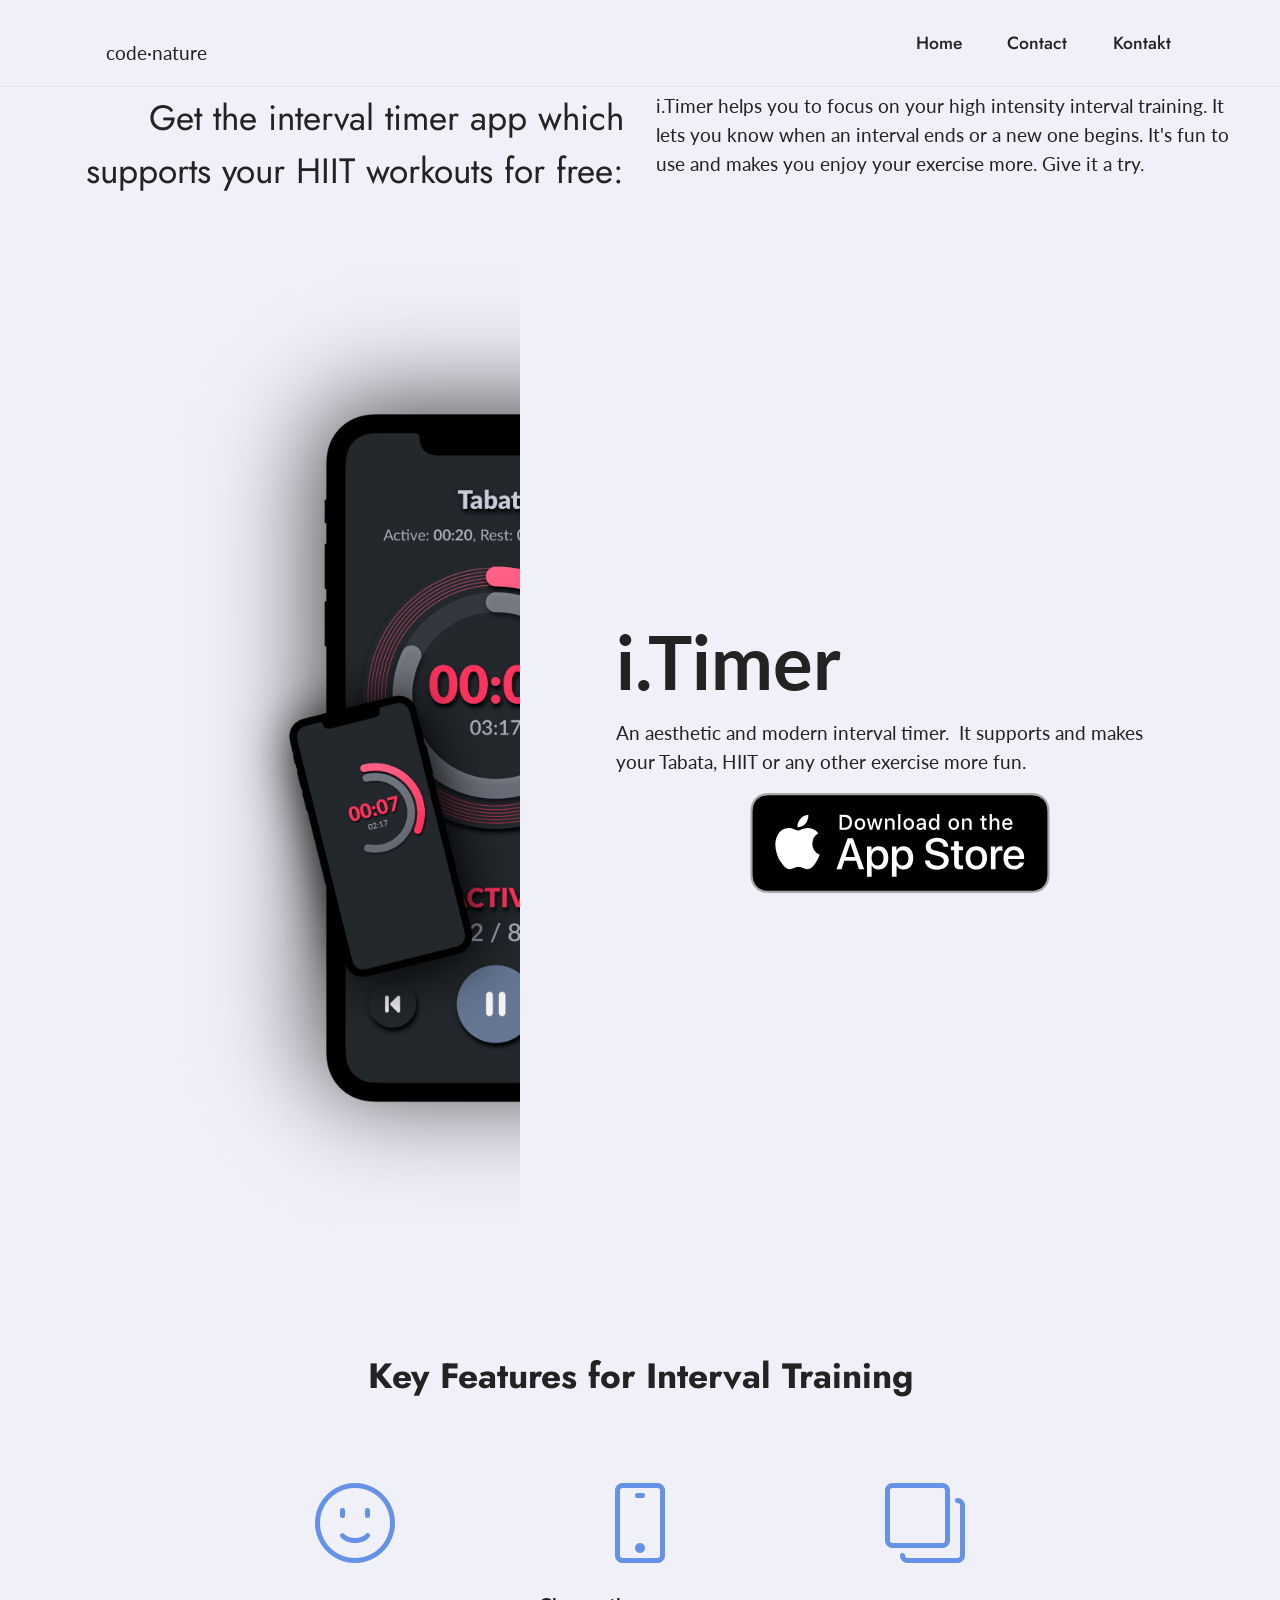
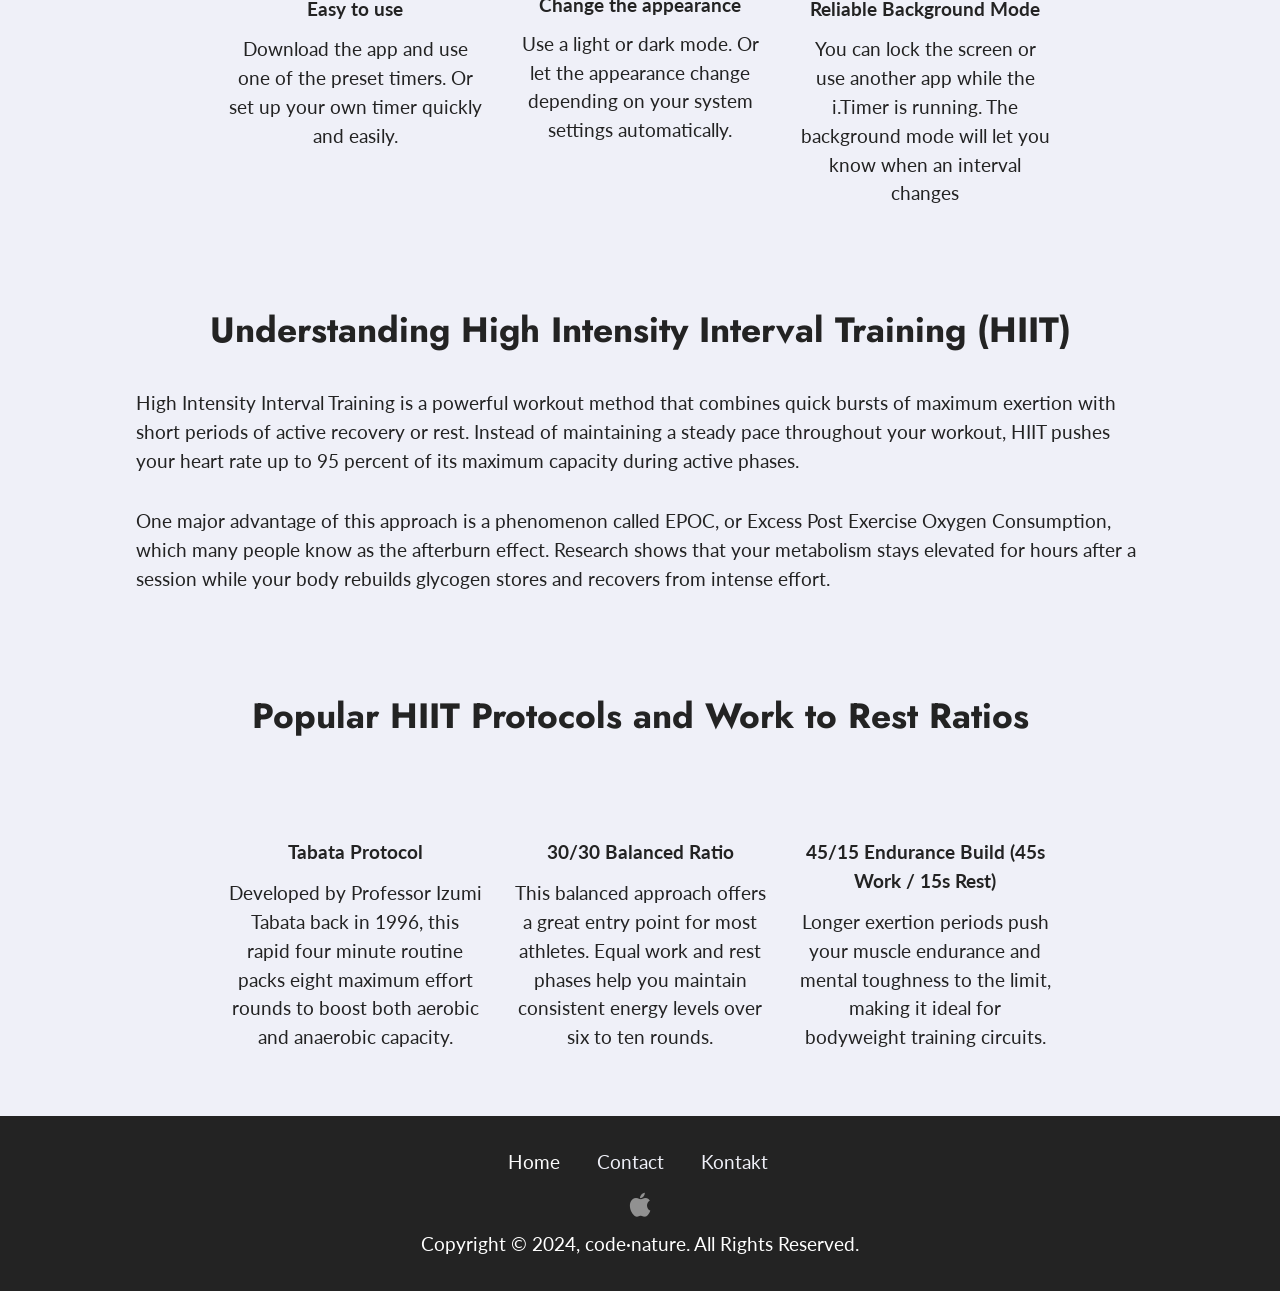
<file: index.html>
<!DOCTYPE html>
<html>
<head>
  <meta charset="UTF-8">
  <meta http-equiv="X-UA-Compatible" content="IE=edge">
  <meta name="viewport" content="width=device-width, initial-scale=1, minimum-scale=1">
  <link rel="shortcut icon" href="assets/images/128-128x128.png" type="image/x-icon">
  
  <!-- SEO Meta Tags -->
  <title>i.Timer – Free HIIT & Tabata Interval Timer App for iOS</title>
  <meta name="description" content="code-nature provides i.Timer, a free iOS interval timer for Tabata, HIIT, and workouts of any kind. Features background audio alerts and customizable intervals.">
  <meta name="keywords" content="interval timer, HIIT timer, Tabata app, workout timer, fitness timer iOS, interval training app">
  <meta name="robots" content="index, follow">

  <!-- Open Graph / Social Media Preview -->
  <meta property="og:type" content="website">
  <meta property="og:url" content="https://code-nature.com/">
  <meta property="og:title" content="i.Timer – Free HIIT & Tabata Interval Timer App for iOS">
  <meta property="og:description" content="Streamline your HIIT and Tabata workouts with i.Timer. An aesthetic, powerful interval timer for iOS.">
  <meta property="og:image" content="assets/images/light.png">

  <!-- Structured Data / Schema.org -->
  <script type="application/ld+json">
  {
    "@context": "https://schema.org",
    "@type": "SoftwareApplication",
    "name": "i.Timer",
    "operatingSystem": "iOS",
    "applicationCategory": "HealthApplication",
    "offers": {
      "@type": "Offer",
      "price": "0",
      "priceCurrency": "USD"
    },
    "description": "An aesthetic and modern interval timer app for iOS supporting HIIT, Tabata, and custom fitness workouts."
  }
  </script>

  <!-- Stylesheets -->
  <link rel="stylesheet" href="assets/web/assets/mobirise-icons2/mobirise2.css">
  <link rel="stylesheet" href="assets/web/assets/mobirise-icons-bold/mobirise-icons-bold.css">
  <link rel="stylesheet" href="assets/tether/tether.min.css">
  <link rel="stylesheet" href="assets/bootstrap/css/bootstrap.min.css">
  <link rel="stylesheet" href="assets/bootstrap/css/bootstrap-grid.min.css">
  <link rel="stylesheet" href="assets/bootstrap/css/bootstrap-reboot.min.css">
  <link rel="stylesheet" href="assets/web/assets/gdpr-plugin/gdpr-styles.css">
  <link rel="stylesheet" href="assets/dropdown/css/style.css">
  <link rel="stylesheet" href="assets/socicon/css/styles.css">
  <link rel="stylesheet" href="assets/theme/css/style.css">
  <link rel="preload" as="style" href="assets/mobirise/css/mbr-additional.css">
  <link rel="stylesheet" href="assets/mobirise/css/mbr-additional.css" type="text/css">
</head>
<body>

  <!-- Menu -->
  <section class="menu cid-s48OLK6784" once="menu" id="menu1-h">
    <nav class="navbar navbar-dropdown navbar-expand-lg">
      <div class="container">
        <div class="navbar-brand">
          <span class="navbar-caption-wrap"><a class="navbar-caption text-black text-primary display-7" href="index.html"><p><br></p><p>&nbsp;&nbsp;&nbsp;&nbsp;code·nature&nbsp;&nbsp;&nbsp;&nbsp;</p></a></span>
        </div>
        <button class="navbar-toggler" type="button" data-toggle="collapse" data-target="#navbarSupportedContent" aria-controls="navbarNavAltMarkup" aria-expanded="false" aria-label="Toggle navigation">
          <div class="hamburger">
            <span></span>
            <span></span>
            <span></span>
            <span></span>
          </div>
        </button>
        <div class="collapse navbar-collapse" id="navbarSupportedContent">
          <ul class="navbar-nav nav-dropdown nav-right" data-app-modern-menu="true">
            <li class="nav-item"><a class="nav-link link text-black text-primary display-4" href="index.html">Home</a></li>
            <li class="nav-item"><a class="nav-link link text-black text-primary display-4" href="contact.html">Contact</a></li>
            <li class="nav-item"><a class="nav-link link text-black text-primary display-4" href="kontakt.html">Kontakt</a></li>
          </ul>
        </div>
      </div>
    </nav>
  </section>

  <!-- Subtitle Intro -->
  <section class="content10 cid-ug4FbSFwOP" id="content10-y">
    <div class="container-fluid">
      <div class="row justify-content-center">
        <div class="col-12 col-md">
          <h2 class="mbr-section-subtitle mbr-fonts-style mb-4 display-5">Get the interval timer app which supports your HIIT workouts for free:</h2>
        </div>
        <div class="col-md-12 col-lg-6">
          <p class="mbr-text mbr-fonts-style display-7">i.Timer helps you to focus on your high intensity interval training. It lets you know when an interval ends or a new one begins. It's fun to use and makes you enjoy your exercise more. Give it a try.</p>
        </div>
      </div>
    </div>
  </section>

  <!-- Main Header -->
  <section class="header14 cid-ug2fBxciXR" id="header14-k">
    <div class="container-fluid">
      <div class="row justify-content-center align-items-center">
        <div class="col-12 col-md-5 image-wrapper">
          <img src="assets/images/light.png" alt="i.Timer Interval Timer App">
        </div>
        <div class="col-12 col-md">
          <div class="text-wrapper">
            <h1 class="mbr-section-title mbr-fonts-style mb-3 display-1"><strong>i.Timer</strong></h1>
            <p class="mbr-text mbr-fonts-style display-7">An aesthetic and modern interval timer.&nbsp; It supports and makes your Tabata, HIIT or any other exercise more fun.</p>
          </div>
          <div style="text-align: left;">
            <a href="https://apps.apple.com/app/id6504049425"><img src="assets/images/download-on-appstore.svg" alt="Download on the App Store" height="100px"></a>
          </div>
        </div>
      </div>
    </div>
  </section>

  <!-- Features Section -->
  <section class="features1 cid-ug2HM7YVw7" id="features1-o">
    <div class="container">
      <div class="row">
        <div class="col-12 col-lg-9">
          <h2 class="mbr-section-title mbr-fonts-style align-center mb-4 display-5">
            <strong>Key Features for Interval Training</strong>
          </h2>
        </div>
      </div>
      <div class="row">
        <div class="card col-12 col-md-6 col-lg-3">
          <div class="card-wrapper">
            <div class="card-box align-center">
              <div class="iconfont-wrapper">
                <span class="mbr-iconfont mbrib-smile-face"></span>
              </div>
              <h5 class="card-title mbr-fonts-style display-7"><strong>Easy to use</strong></h5>
              <p class="card-text mbr-fonts-style display-7">Download the app and use one of the preset timers. Or set up your own timer quickly and easily.</p>
            </div>
          </div>
        </div>
        <div class="card col-12 col-md-6 col-lg-3">
          <div class="card-wrapper">
            <div class="card-box align-center">
              <div class="iconfont-wrapper">
                <span class="mbr-iconfont mbrib-mobile2"></span>
              </div>
              <h5 class="card-title mbr-fonts-style display-7"><p><strong>Change the appearance</strong></p></h5>
              <p class="card-text mbr-fonts-style display-7">Use a light or dark mode. Or let the appearance change depending on your system settings automatically.</p>
            </div>
          </div>
        </div>
        <div class="card col-12 col-md-6 col-lg-3">
          <div class="card-wrapper">
            <div class="card-box align-center">
              <div class="iconfont-wrapper">
                <span class="mbr-iconfont mbrib-layers"></span>
              </div>
              <h5 class="card-title mbr-fonts-style display-7"><strong>Reliable Background Mode</strong></h5>
              <p class="card-text mbr-fonts-style display-7">You can lock the screen or use another app while the i.Timer is running. The background mode will let you know when an interval changes</p>
            </div>
          </div>
        </div>
      </div>
    </div>
  </section>

  <!-- Educational SEO Content Section -->
  <section class="content10 cid-ug4FbSFwOP" id="hiit-guide">
    <div class="container-fluid">
      <div class="row justify-content-center">
        <div class="col-12 col-md-10">
          <h2 class="mbr-section-subtitle mbr-fonts-style mb-4 display-5 text-center">
            <strong>Understanding High Intensity Interval Training (HIIT)</strong>
          </h2>
          <p class="mbr-text mbr-fonts-style display-7 mb-4">
            High Intensity Interval Training is a powerful workout method that combines quick bursts of maximum exertion with short periods of active recovery or rest. Instead of maintaining a steady pace throughout your workout, HIIT pushes your heart rate up to 95 percent of its maximum capacity during active phases.
          </p>
          <p class="mbr-text mbr-fonts-style display-7 mb-4">
            One major advantage of this approach is a phenomenon called EPOC, or Excess Post Exercise Oxygen Consumption, which many people know as the afterburn effect. Research shows that your metabolism stays elevated for hours after a session while your body rebuilds glycogen stores and recovers from intense effort.
          </p>
        </div>
      </div>
    </div>
  </section>

  <!-- Protocols Cards Section (Matched with Features Design) -->
  <section class="features1 cid-ug2HM7YVw7" id="hiit-protocols">
    <div class="container">
      <div class="row justify-content-center">
        <div class="col-12 col-lg-10">
          <h2 class="mbr-section-title mbr-fonts-style text-center mb-5 display-5">
            <strong>Popular HIIT Protocols and Work to Rest Ratios</strong>
          </h2>
        </div>
      </div>
      <div class="row justify-content-center">
        <div class="card col-12 col-md-6 col-lg-3">
          <div class="card-wrapper">
            <div class="card-box align-center">
              <h5 class="card-title mbr-fonts-style display-7"><strong>Tabata Protocol</strong></h5>
              <p class="card-text mbr-fonts-style display-7">Developed by Professor Izumi Tabata back in 1996, this rapid four minute routine packs eight maximum effort rounds to boost both aerobic and anaerobic capacity.</p>
            </div>
          </div>
        </div>
        <div class="card col-12 col-md-6 col-lg-3">
          <div class="card-wrapper">
            <div class="card-box align-center">
              <h5 class="card-title mbr-fonts-style display-7"><strong>30/30 Balanced Ratio</strong></h5>
              <p class="card-text mbr-fonts-style display-7">This balanced approach offers a great entry point for most athletes. Equal work and rest phases help you maintain consistent energy levels over six to ten rounds.</p>
            </div>
          </div>
        </div>
        <div class="card col-12 col-md-6 col-lg-3">
          <div class="card-wrapper">
            <div class="card-box align-center">
              <h5 class="card-title mbr-fonts-style display-7"><strong>45/15 Endurance Build (45s Work / 15s Rest)</strong></h5>
              <p class="card-text mbr-fonts-style display-7">Longer exertion periods push your muscle endurance and mental toughness to the limit, making it ideal for bodyweight training circuits.</p>
            </div>
          </div>
        </div>
      </div>
    </div>
  </section>

  <!-- Original Footer -->
  <section class="footer3 cid-ug2HQWT3eV" once="footers" id="footer3-p">
    <div class="container">
      <div class="media-container-row align-center mbr-white">
        <div class="row row-links">
          <ul class="foot-menu">
            <li class="foot-menu-item mbr-fonts-style display-7"><a href="index.html" class="text-white">Home</a>&nbsp;</li>
            <li class="foot-menu-item mbr-fonts-style display-7"><a href="contact.html" class="text-primary">Contact</a>&nbsp;</li>
            <li class="foot-menu-item mbr-fonts-style display-7"><a href="kontakt.html" class="text-primary">Kontakt</a>&nbsp;</li>
          </ul>
        </div>
        <div class="row social-row">
          <div class="social-list align-right pb-2">
            <div class="soc-item">
              <a href="https://apps.apple.com/app/id6504049425" target="_blank">
                <span class="mbr-iconfont mbr-iconfont-social socicon-apple socicon"></span>
              </a>
            </div>
          </div>
        </div>
        <div class="row row-copirayt">
          <p class="mbr-text mb-0 mbr-fonts-style mbr-white align-center display-7">Copyright © 2024, code·nature. All Rights Reserved.</p>
        </div>
      </div>
    </div>
  </section>

  <section style="background-color: #EFF0F8; font-family: -apple-system, BlinkMacSystemFont, 'Segoe UI', 'Roboto', 'Helvetica Neue', Arial, sans-serif; color:#aaa; font-size:12px; padding: 0; align-items: center; display: flex;"><p style="flex: 0 0 auto; margin:0; padding-right:1rem;“>-</p></section>

  <!-- Scripts -->
  <script src="assets/web/assets/jquery/jquery.min.js"></script>
  <script src="assets/popper/popper.min.js"></script>
  <script src="assets/tether/tether.min.js"></script>
  <script src="assets/bootstrap/js/bootstrap.min.js"></script>
  <script src="assets/smoothscroll/smooth-scroll.js"></script>
  <script src="assets/dropdown/js/nav-dropdown.js"></script>
  <script src="assets/dropdown/js/navbar-dropdown.js"></script>
  <script src="assets/touchswipe/jquery.touch-swipe.min.js"></script>
  <script src="assets/theme/js/script.js"></script>
</body>
</html>
</file>
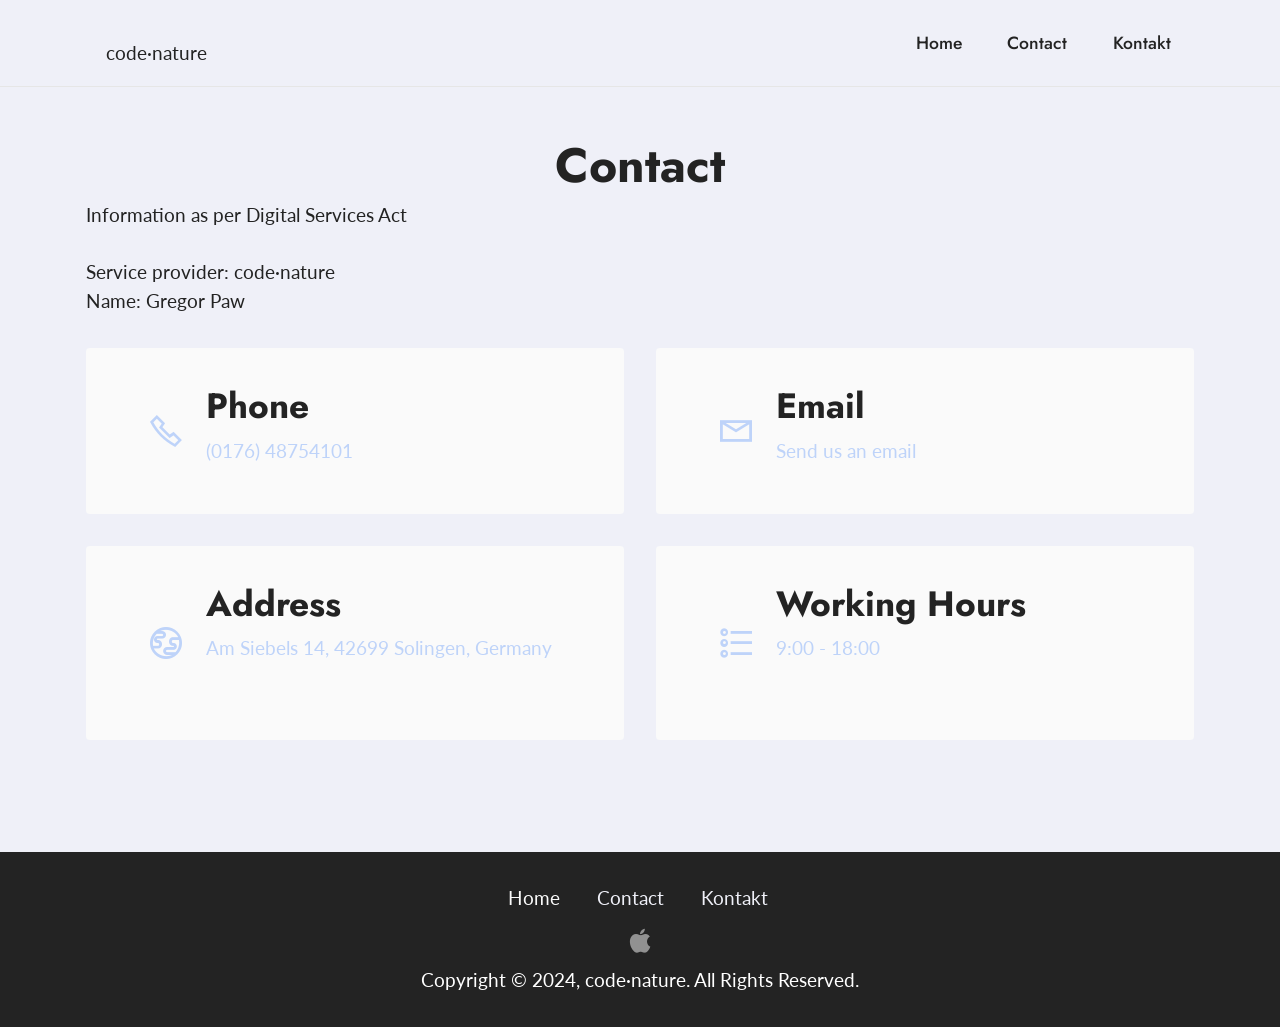
<file: contact.html>
<!DOCTYPE html>
<html  >
<head>
  <meta charset="UTF-8">
  <meta http-equiv="X-UA-Compatible" content="IE=edge">
  <meta name="viewport" content="width=device-width, initial-scale=1, minimum-scale=1">
  <link rel="shortcut icon" href="assets/images/128-128x128.png" type="image/x-icon">
  <meta name="description" content="">
  
  
  <title>contact</title>
  <link rel="stylesheet" href="assets/web/assets/mobirise-icons2/mobirise2.css">
  <link rel="stylesheet" href="assets/tether/tether.min.css">
  <link rel="stylesheet" href="assets/bootstrap/css/bootstrap.min.css">
  <link rel="stylesheet" href="assets/bootstrap/css/bootstrap-grid.min.css">
  <link rel="stylesheet" href="assets/bootstrap/css/bootstrap-reboot.min.css">
  <link rel="stylesheet" href="assets/web/assets/gdpr-plugin/gdpr-styles.css">
  <link rel="stylesheet" href="assets/dropdown/css/style.css">
  <link rel="stylesheet" href="assets/socicon/css/styles.css">
  <link rel="stylesheet" href="assets/theme/css/style.css">
  <link rel="preload" as="style" href="assets/mobirise/css/mbr-additional.css"><link rel="stylesheet" href="assets/mobirise/css/mbr-additional.css" type="text/css">
  
  
  
  
</head>
<body>
  
  <section class="menu cid-s48OLK6784" once="menu" id="menu1-q">
    
    <nav class="navbar navbar-dropdown navbar-expand-lg">
        <div class="container">
            <div class="navbar-brand">
                
                <span class="navbar-caption-wrap"><a class="navbar-caption text-black text-primary display-7" href="index.html"><p><br></p><p>&nbsp;&nbsp;&nbsp;&nbsp;code·nature&nbsp;&nbsp;&nbsp;&nbsp;</p></a></span>
            </div>
            <button class="navbar-toggler" type="button" data-toggle="collapse" data-target="#navbarSupportedContent" aria-controls="navbarNavAltMarkup" aria-expanded="false" aria-label="Toggle navigation">
                <div class="hamburger">
                    <span></span>
                    <span></span>
                    <span></span>
                    <span></span>
                </div>
            </button>
            <div class="collapse navbar-collapse" id="navbarSupportedContent">
                <ul class="navbar-nav nav-dropdown nav-right" data-app-modern-menu="true"><li class="nav-item"><a class="nav-link link text-black text-primary display-4" href="index.html">Home</a></li><li class="nav-item"><a class="nav-link link text-black text-primary display-4" href="contact.html">Contact</a></li><li class="nav-item"><a class="nav-link link text-black text-primary display-4" href="kontakt.html">Kontakt</a></li></ul>
                
                
            </div>
        </div>
    </nav>

</section>

<section class="contacts2 cid-ug8dBQMjXl" id="contacts2-z">
    <!---->
    
    
    <div class="container">
        <div class="mbr-section-head">
            <h3 class="mbr-section-title mbr-fonts-style align-center mb-0 display-2">
                <strong>Contact</strong></h3>
            <h4 class="mbr-section-subtitle mbr-fonts-style align-center mb-0 mt-2 display-7">Information as per Digital Services Act<br><br>Service provider: code·nature<br>Name: Gregor Paw</h4>
        </div>
        <div class="row justify-content-center mt-4">
            <div class="card col-12 col-md-6">
                <div class="card-wrapper">
                    <div class="image-wrapper">
                        <span class="mbr-iconfont mobi-mbri-phone mobi-mbri" style="color: rgb(190, 211, 249); fill: rgb(190, 211, 249);"></span>
                    </div>
                    <div class="text-wrapper">
                        <h6 class="card-title mbr-fonts-style mb-1 display-5">
                            <strong>Phone</strong>
                        </h6>
                        <p class="mbr-text mbr-fonts-style display-7">
                            (0176) 48754101
                        </p>
                    </div>
                </div>
            </div>
            <div class="card col-12 col-md-6">
                <div class="card-wrapper">
                    <div class="image-wrapper">
                        <span class="mbr-iconfont mobi-mbri-letter mobi-mbri" style="color: rgb(190, 211, 249); fill: rgb(190, 211, 249);"></span>
                    </div>
                    <div class="text-wrapper">
                        <h6 class="card-title mbr-fonts-style mb-1 display-5">
                            <strong>Email</strong>
                        </h6>
                        <p class="mbr-text mbr-fonts-style display-7"><a href="mailto:code.nature.info@gmail.com" class="text-danger">Send us an email</a>&nbsp; &nbsp; &nbsp; &nbsp; &nbsp; &nbsp; &nbsp; &nbsp; &nbsp; &nbsp; &nbsp; &nbsp;&nbsp;</p>
                    </div>
                </div>
            </div>
            <div class="card col-12 col-md-6">
                <div class="card-wrapper">
                    <div class="image-wrapper">
                        <span class="mbr-iconfont mobi-mbri-globe mobi-mbri" style="color: rgb(190, 211, 249); fill: rgb(190, 211, 249);"></span>
                    </div>
                    <div class="text-wrapper">
                        <h6 class="card-title mbr-fonts-style mb-1 display-5">
                            <strong>Address</strong>
                        </h6>
                        <p class="mbr-text mbr-fonts-style display-7">Am Siebels 14, 42699 Solingen, Germany&nbsp; &nbsp; &nbsp; &nbsp; &nbsp; &nbsp; &nbsp; &nbsp; &nbsp; &nbsp; &nbsp;</p>
                    </div>
                </div>
            </div>
            <div class="card col-12 col-md-6">
                <div class="card-wrapper">
                    <div class="image-wrapper">
                        <span class="mbr-iconfont mobi-mbri-bulleted-list mobi-mbri" style="color: rgb(190, 211, 249); fill: rgb(190, 211, 249);"></span>
                    </div>
                    <div class="text-wrapper">
                        <h6 class="card-title mbr-fonts-style mb-1 display-5">
                            <strong>Working Hours</strong>
                        </h6>
                        <p class="mbr-text mbr-fonts-style display-7">
                            9:00 - 18:00
                        </p>
                    </div>
                </div>
            </div>
        </div>
    </div>
</section>

<section class="footer3 cid-ug2HQWT3eV" once="footers" id="footer3-r">

    

    

    <div class="container">
        <div class="media-container-row align-center mbr-white">
            <div class="row row-links">
                <ul class="foot-menu">
                    
                    
                    
                    
                    
                <li class="foot-menu-item mbr-fonts-style display-7"><a href="index.html" class="text-white">Home</a>&nbsp;</li><li class="foot-menu-item mbr-fonts-style display-7"><a href="contact.html" class="text-primary">Contact</a>&nbsp;</li><li class="foot-menu-item mbr-fonts-style display-7"><a href="kontakt.html" class="text-primary">Kontakt</a>&nbsp;</li></ul>
            </div>
            <div class="row social-row">
                <div class="social-list align-right pb-2">
                    
                    
                    
                    
                    
                    
                <div class="soc-item">
                        <a href="https://apps.apple.com/us/app" target="_blank">
                            <span class="mbr-iconfont mbr-iconfont-social socicon-apple socicon"></span>
                        </a>
                    </div></div>
            </div>
            <div class="row row-copirayt">
                <p class="mbr-text mb-0 mbr-fonts-style mbr-white align-center display-7">Copyright&nbsp;©  2024, code·nature. All Rights Reserved.
                </p>
            </div>
        </div>
    </div>
</section><section style="background-color: #EFF0F8; font-family: -apple-system, BlinkMacSystemFont, 'Segoe UI', 'Roboto', 'Helvetica Neue', Arial, sans-serif; color:#aaa; font-size:12px; padding: 0; align-items: center; display: flex;"><p style="flex: 0 0 auto; margin:0; padding-right:1rem;“>.</p></section><script src="assets/web/assets/jquery/jquery.min.js"></script>  <script src="assets/popper/popper.min.js"></script>  <script src="assets/tether/tether.min.js"></script>  <script src="assets/bootstrap/js/bootstrap.min.js"></script>  <script src="assets/smoothscroll/smooth-scroll.js"></script>  <script src="assets/dropdown/js/nav-dropdown.js"></script>  <script src="assets/dropdown/js/navbar-dropdown.js"></script>  <script src="assets/touchswipe/jquery.touch-swipe.min.js"></script>  <script src="assets/theme/js/script.js"></script>  
</body>
</html>
</file>
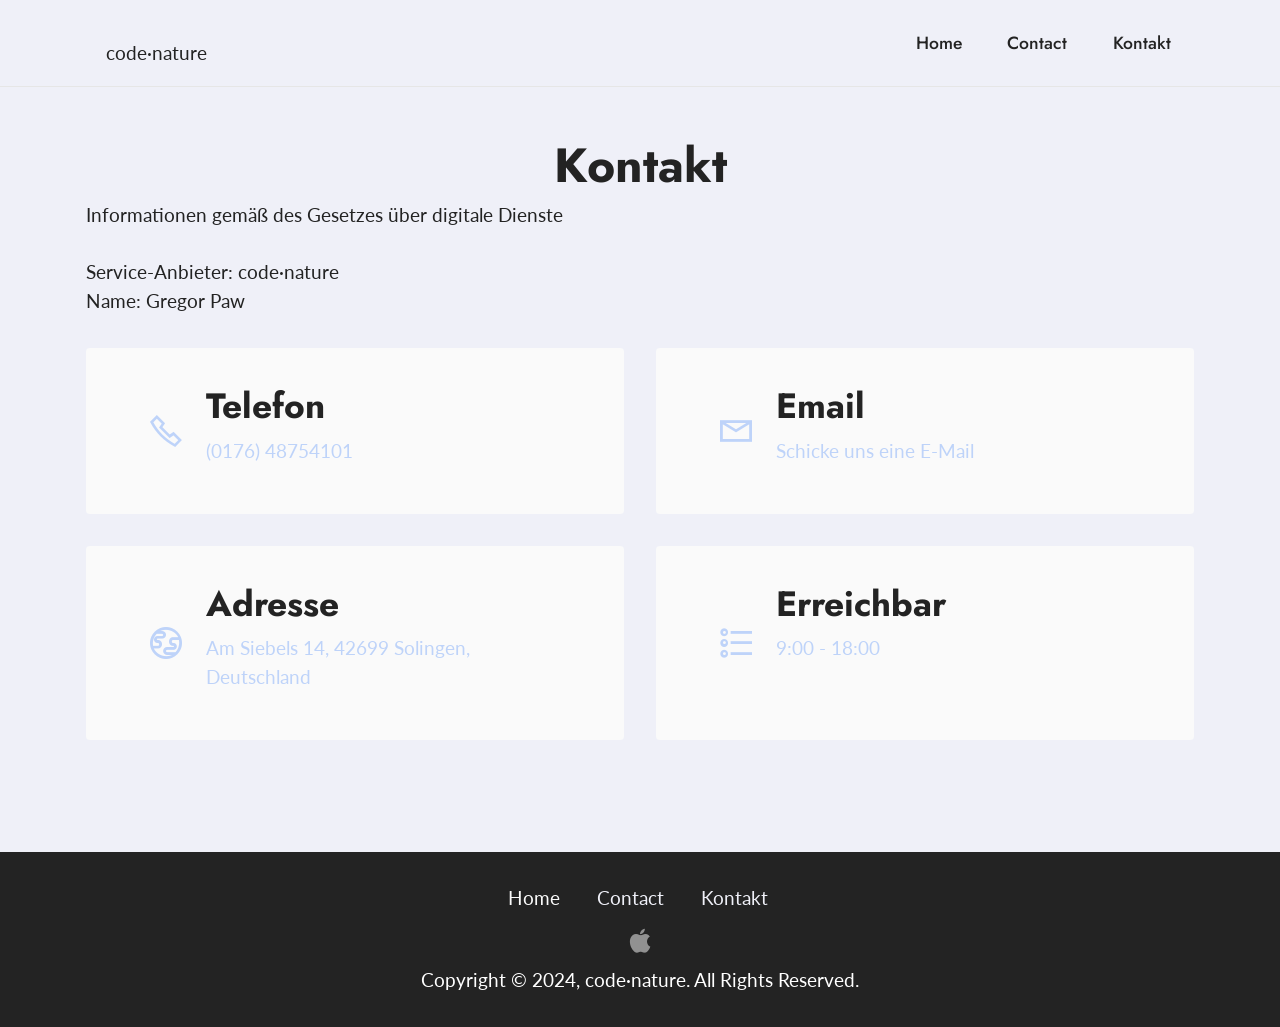
<file: kontakt.html>
<!DOCTYPE html>
<html  >
<head>
  <meta charset="UTF-8">
  <meta http-equiv="X-UA-Compatible" content="IE=edge">
  <meta name="viewport" content="width=device-width, initial-scale=1, minimum-scale=1">
  <link rel="shortcut icon" href="assets/images/128-128x128.png" type="image/x-icon">
  <meta name="description" content="">
  
  
  <title>kontakt</title>
  <link rel="stylesheet" href="assets/web/assets/mobirise-icons2/mobirise2.css">
  <link rel="stylesheet" href="assets/tether/tether.min.css">
  <link rel="stylesheet" href="assets/bootstrap/css/bootstrap.min.css">
  <link rel="stylesheet" href="assets/bootstrap/css/bootstrap-grid.min.css">
  <link rel="stylesheet" href="assets/bootstrap/css/bootstrap-reboot.min.css">
  <link rel="stylesheet" href="assets/web/assets/gdpr-plugin/gdpr-styles.css">
  <link rel="stylesheet" href="assets/dropdown/css/style.css">
  <link rel="stylesheet" href="assets/socicon/css/styles.css">
  <link rel="stylesheet" href="assets/theme/css/style.css">
  <link rel="preload" as="style" href="assets/mobirise/css/mbr-additional.css"><link rel="stylesheet" href="assets/mobirise/css/mbr-additional.css" type="text/css">
  
  
  
  
</head>
<body>
  
  <section class="menu cid-ug8h3vdNZS" once="menu" id="menu1-11">
    
    <nav class="navbar navbar-dropdown navbar-expand-lg">
        <div class="container">
            <div class="navbar-brand">
                
                <span class="navbar-caption-wrap"><a class="navbar-caption text-black text-primary display-7" href="index.html"><p><br></p><p>&nbsp;&nbsp;&nbsp;&nbsp;code·nature&nbsp;&nbsp;&nbsp;&nbsp;</p></a></span>
            </div>
            <button class="navbar-toggler" type="button" data-toggle="collapse" data-target="#navbarSupportedContent" aria-controls="navbarNavAltMarkup" aria-expanded="false" aria-label="Toggle navigation">
                <div class="hamburger">
                    <span></span>
                    <span></span>
                    <span></span>
                    <span></span>
                </div>
            </button>
            <div class="collapse navbar-collapse" id="navbarSupportedContent">
                <ul class="navbar-nav nav-dropdown nav-right" data-app-modern-menu="true"><li class="nav-item"><a class="nav-link link text-black text-primary display-4" href="index.html">Home</a></li><li class="nav-item"><a class="nav-link link text-black text-primary display-4" href="contact.html">Contact</a></li><li class="nav-item"><a class="nav-link link text-black text-primary display-4" href="kontakt.html">Kontakt</a></li></ul>
                
                
            </div>
        </div>
    </nav>

</section>

<section class="contacts2 cid-ug8h3uDH5M" id="contacts2-10">
    <!---->
    
    
    <div class="container">
        <div class="mbr-section-head">
            <h3 class="mbr-section-title mbr-fonts-style align-center mb-0 display-2"><strong>Kontakt</strong></h3>
            <h4 class="mbr-section-subtitle mbr-fonts-style align-center mb-0 mt-2 display-7">Informationen gemäß des Gesetzes über digitale Dienste<br><br>Service-Anbieter: code·nature<br>Name: Gregor Paw</h4>
        </div>
        <div class="row justify-content-center mt-4">
            <div class="card col-12 col-md-6">
                <div class="card-wrapper">
                    <div class="image-wrapper">
                        <span class="mbr-iconfont mobi-mbri-phone mobi-mbri" style="color: rgb(190, 211, 249); fill: rgb(190, 211, 249);"></span>
                    </div>
                    <div class="text-wrapper">
                        <h6 class="card-title mbr-fonts-style mb-1 display-5"><strong>Telefon</strong></h6>
                        <p class="mbr-text mbr-fonts-style display-7">
                            (0176) 48754101
                        </p>
                    </div>
                </div>
            </div>
            <div class="card col-12 col-md-6">
                <div class="card-wrapper">
                    <div class="image-wrapper">
                        <span class="mbr-iconfont mobi-mbri-letter mobi-mbri" style="color: rgb(190, 211, 249); fill: rgb(190, 211, 249);"></span>
                    </div>
                    <div class="text-wrapper">
                        <h6 class="card-title mbr-fonts-style mb-1 display-5">
                            <strong>Email</strong>
                        </h6>
                        <p class="mbr-text mbr-fonts-style display-7"><a href="mailto:code.nature.info@gmail.com" class="text-danger">Schicke uns eine E-Mail</a>&nbsp; &nbsp; &nbsp; &nbsp; &nbsp; &nbsp; &nbsp; &nbsp; &nbsp; &nbsp; &nbsp; &nbsp;&nbsp;</p>
                    </div>
                </div>
            </div>
            <div class="card col-12 col-md-6">
                <div class="card-wrapper">
                    <div class="image-wrapper">
                        <span class="mbr-iconfont mobi-mbri-globe mobi-mbri" style="color: rgb(190, 211, 249); fill: rgb(190, 211, 249);"></span>
                    </div>
                    <div class="text-wrapper">
                        <h6 class="card-title mbr-fonts-style mb-1 display-5">
                            <strong>Adresse</strong></h6>
                        <p class="mbr-text mbr-fonts-style display-7">Am Siebels 14, 42699 Solingen, Deutschland&nbsp; &nbsp; &nbsp; &nbsp; &nbsp; &nbsp; &nbsp; &nbsp; &nbsp; &nbsp; &nbsp;</p>
                    </div>
                </div>
            </div>
            <div class="card col-12 col-md-6">
                <div class="card-wrapper">
                    <div class="image-wrapper">
                        <span class="mbr-iconfont mobi-mbri-bulleted-list mobi-mbri" style="color: rgb(190, 211, 249); fill: rgb(190, 211, 249);"></span>
                    </div>
                    <div class="text-wrapper">
                        <h6 class="card-title mbr-fonts-style mb-1 display-5"><strong>Erreichbar</strong>&nbsp; &nbsp; &nbsp;&nbsp;</h6>
                        <p class="mbr-text mbr-fonts-style display-7">
                            9:00 - 18:00
                        </p>
                    </div>
                </div>
            </div>
        </div>
    </div>
</section>

<section class="footer3 cid-ug8h3vsPmp" once="footers" id="footer3-12">

    

    

    <div class="container">
        <div class="media-container-row align-center mbr-white">
            <div class="row row-links">
                <ul class="foot-menu">
                    
                    
                    
                    
                    
                <li class="foot-menu-item mbr-fonts-style display-7"><a href="index.html" class="text-white">Home</a>&nbsp;</li><li class="foot-menu-item mbr-fonts-style display-7"><a href="contact.html" class="text-primary">Contact</a>&nbsp;</li><li class="foot-menu-item mbr-fonts-style display-7"><a href="kontakt.html" class="text-primary">Kontakt</a>&nbsp;</li></ul>
            </div>
            <div class="row social-row">
                <div class="social-list align-right pb-2">
                    
                    
                    
                    
                    
                    
                <div class="soc-item">
                        <a href="https://apps.apple.com/us/app" target="_blank">
                            <span class="mbr-iconfont mbr-iconfont-social socicon-apple socicon"></span>
                        </a>
                    </div></div>
            </div>
            <div class="row row-copirayt">
                <p class="mbr-text mb-0 mbr-fonts-style mbr-white align-center display-7">Copyright&nbsp;©  2024, code·nature. All Rights Reserved.
                </p>
            </div>
        </div>
    </div>
</section><section style="background-color: #EFF0F8; font-family: -apple-system, BlinkMacSystemFont, 'Segoe UI', 'Roboto', 'Helvetica Neue', Arial, sans-serif; color:#aaa; font-size:12px; padding: 0; align-items: center; display: flex;"><p style="flex: 0 0 auto; margin:0; padding-right:1rem;“>.</p></section><script src="assets/web/assets/jquery/jquery.min.js"></script>  <script src="assets/popper/popper.min.js"></script>  <script src="assets/tether/tether.min.js"></script>  <script src="assets/bootstrap/js/bootstrap.min.js"></script>  <script src="assets/smoothscroll/smooth-scroll.js"></script>  <script src="assets/dropdown/js/nav-dropdown.js"></script>  <script src="assets/dropdown/js/navbar-dropdown.js"></script>  <script src="assets/touchswipe/jquery.touch-swipe.min.js"></script>  <script src="assets/theme/js/script.js"></script>  
</body>
</html>
</file>
<file: assets/web/assets/mobirise-icons2/mobirise2.css>
@font-face {
  font-family: 'Moririse2';
  font-display: swap;
  src:  url('mobirise2.eot?f2bix4');
  src:  url('mobirise2.eot?f2bix4#iefix') format('embedded-opentype'),
    url('mobirise2.ttf?f2bix4') format('truetype'),
    url('mobirise2.woff?f2bix4') format('woff'),
    url('mobirise2.svg?f2bix4#mobirise2') format('svg');
  font-weight: normal;
  font-style: normal;
}

[class^="mobi-"], [class*=" mobi-"] {
  /* use !important to prevent issues with browser extensions that change fonts */
  font-family: 'Moririse2' !important;
  speak: none;
  font-style: normal;
  font-weight: normal;
  font-variant: normal;
  text-transform: none;
  line-height: 1;

  /* Better Font Rendering =========== */
  -webkit-font-smoothing: antialiased;
  -moz-osx-font-smoothing: grayscale;
}

.mobi-mbri-add-submenu:before {
  content: "\e900";
}
.mobi-mbri-alert:before {
  content: "\e901";
}
.mobi-mbri-align-center:before {
  content: "\e902";
}
.mobi-mbri-align-justify:before {
  content: "\e903";
}
.mobi-mbri-align-left:before {
  content: "\e904";
}
.mobi-mbri-align-right:before {
  content: "\e905";
}
.mobi-mbri-android:before {
  content: "\e906";
}
.mobi-mbri-apple:before {
  content: "\e907";
}
.mobi-mbri-arrow-down:before {
  content: "\e908";
}
.mobi-mbri-arrow-next:before {
  content: "\e909";
}
.mobi-mbri-arrow-prev:before {
  content: "\e90a";
}
.mobi-mbri-arrow-up:before {
  content: "\e90b";
}
.mobi-mbri-bold:before {
  content: "\e90c";
}
.mobi-mbri-bookmark:before {
  content: "\e90d";
}
.mobi-mbri-bootstrap:before {
  content: "\e90e";
}
.mobi-mbri-briefcase:before {
  content: "\e90f";
}
.mobi-mbri-browse:before {
  content: "\e910";
}
.mobi-mbri-bulleted-list:before {
  content: "\e911";
}
.mobi-mbri-calendar:before {
  content: "\e912";
}
.mobi-mbri-camera:before {
  content: "\e913";
}
.mobi-mbri-cart-add:before {
  content: "\e914";
}
.mobi-mbri-cart-full:before {
  content: "\e915";
}
.mobi-mbri-cash:before {
  content: "\e916";
}
.mobi-mbri-change-style:before {
  content: "\e917";
}
.mobi-mbri-chat:before {
  content: "\e918";
}
.mobi-mbri-clock:before {
  content: "\e919";
}
.mobi-mbri-close:before {
  content: "\e91a";
}
.mobi-mbri-cloud:before {
  content: "\e91b";
}
.mobi-mbri-code:before {
  content: "\e91c";
}
.mobi-mbri-contact-form:before {
  content: "\e91d";
}
.mobi-mbri-credit-card:before {
  content: "\e91e";
}
.mobi-mbri-cursor-click:before {
  content: "\e91f";
}
.mobi-mbri-cust-feedback:before {
  content: "\e920";
}
.mobi-mbri-database:before {
  content: "\e921";
}
.mobi-mbri-delivery:before {
  content: "\e922";
}
.mobi-mbri-desktop:before {
  content: "\e923";
}
.mobi-mbri-devices:before {
  content: "\e924";
}
.mobi-mbri-down:before {
  content: "\e925";
}
.mobi-mbri-download-2:before {
  content: "\e926";
}
.mobi-mbri-download:before {
  content: "\e927";
}
.mobi-mbri-drag-n-drop-2:before {
  content: "\e928";
}
.mobi-mbri-drag-n-drop:before {
  content: "\e929";
}
.mobi-mbri-edit-2:before {
  content: "\e92a";
}
.mobi-mbri-edit:before {
  content: "\e92b";
}
.mobi-mbri-error:before {
  content: "\e92c";
}
.mobi-mbri-extension:before {
  content: "\e92d";
}
.mobi-mbri-features:before {
  content: "\e92e";
}
.mobi-mbri-file:before {
  content: "\e92f";
}
.mobi-mbri-flag:before {
  content: "\e930";
}
.mobi-mbri-folder:before {
  content: "\e931";
}
.mobi-mbri-gift:before {
  content: "\e932";
}
.mobi-mbri-github:before {
  content: "\e933";
}
.mobi-mbri-globe-2:before {
  content: "\e934";
}
.mobi-mbri-globe:before {
  content: "\e935";
}
.mobi-mbri-growing-chart:before {
  content: "\e936";
}
.mobi-mbri-hearth:before {
  content: "\e937";
}
.mobi-mbri-help:before {
  content: "\e938";
}
.mobi-mbri-home:before {
  content: "\e939";
}
.mobi-mbri-hot-cup:before {
  content: "\e93a";
}
.mobi-mbri-idea:before {
  content: "\e93b";
}
.mobi-mbri-image-gallery:before {
  content: "\e93c";
}
.mobi-mbri-image-slider:before {
  content: "\e93d";
}
.mobi-mbri-info:before {
  content: "\e93e";
}
.mobi-mbri-italic:before {
  content: "\e93f";
}
.mobi-mbri-key:before {
  content: "\e940";
}
.mobi-mbri-laptop:before {
  content: "\e941";
}
.mobi-mbri-layers:before {
  content: "\e942";
}
.mobi-mbri-left-right:before {
  content: "\e943";
}
.mobi-mbri-left:before {
  content: "\e944";
}
.mobi-mbri-letter:before {
  content: "\e945";
}
.mobi-mbri-like:before {
  content: "\e946";
}
.mobi-mbri-link:before {
  content: "\e947";
}
.mobi-mbri-lock:before {
  content: "\e948";
}
.mobi-mbri-login:before {
  content: "\e949";
}
.mobi-mbri-logout:before {
  content: "\e94a";
}
.mobi-mbri-magic-stick:before {
  content: "\e94b";
}
.mobi-mbri-map-pin:before {
  content: "\e94c";
}
.mobi-mbri-menu:before {
  content: "\e94d";
}
.mobi-mbri-mobile-2:before {
  content: "\e94e";
}
.mobi-mbri-mobile-horizontal:before {
  content: "\e94f";
}
.mobi-mbri-mobile:before {
  content: "\e950";
}
.mobi-mbri-mobirise:before {
  content: "\e951";
}
.mobi-mbri-more-horizontal:before {
  content: "\e952";
}
.mobi-mbri-more-vertical:before {
  content: "\e953";
}
.mobi-mbri-music:before {
  content: "\e954";
}
.mobi-mbri-new-file:before {
  content: "\e955";
}
.mobi-mbri-numbered-list:before {
  content: "\e956";
}
.mobi-mbri-opened-folder:before {
  content: "\e957";
}
.mobi-mbri-pages:before {
  content: "\e958";
}
.mobi-mbri-paper-plane:before {
  content: "\e959";
}
.mobi-mbri-paperclip:before {
  content: "\e95a";
}
.mobi-mbri-phone:before {
  content: "\e95b";
}
.mobi-mbri-photo:before {
  content: "\e95c";
}
.mobi-mbri-photos:before {
  content: "\e95d";
}
.mobi-mbri-pin:before {
  content: "\e95e";
}
.mobi-mbri-play:before {
  content: "\e95f";
}
.mobi-mbri-plus:before {
  content: "\e960";
}
.mobi-mbri-preview:before {
  content: "\e961";
}
.mobi-mbri-print:before {
  content: "\e962";
}
.mobi-mbri-protect:before {
  content: "\e963";
}
.mobi-mbri-question:before {
  content: "\e964";
}
.mobi-mbri-quote-left:before {
  content: "\e965";
}
.mobi-mbri-quote-right:before {
  content: "\e966";
}
.mobi-mbri-redo:before {
  content: "\e967";
}
.mobi-mbri-refresh:before {
  content: "\e968";
}
.mobi-mbri-responsive-2:before {
  content: "\e969";
}
.mobi-mbri-responsive:before {
  content: "\e96a";
}
.mobi-mbri-right:before {
  content: "\e96b";
}
.mobi-mbri-rocket:before {
  content: "\e96c";
}
.mobi-mbri-sad-face:before {
  content: "\e96d";
}
.mobi-mbri-sale:before {
  content: "\e96e";
}
.mobi-mbri-save:before {
  content: "\e96f";
}
.mobi-mbri-search:before {
  content: "\e970";
}
.mobi-mbri-setting-2:before {
  content: "\e971";
}
.mobi-mbri-setting-3:before {
  content: "\e972";
}
.mobi-mbri-setting:before {
  content: "\e973";
}
.mobi-mbri-share:before {
  content: "\e974";
}
.mobi-mbri-shopping-bag:before {
  content: "\e975";
}
.mobi-mbri-shopping-basket:before {
  content: "\e976";
}
.mobi-mbri-shopping-cart:before {
  content: "\e977";
}
.mobi-mbri-sites:before {
  content: "\e978";
}
.mobi-mbri-smile-face:before {
  content: "\e979";
}
.mobi-mbri-speed:before {
  content: "\e97a";
}
.mobi-mbri-star:before {
  content: "\e97b";
}
.mobi-mbri-success:before {
  content: "\e97c";
}
.mobi-mbri-sun:before {
  content: "\e97d";
}
.mobi-mbri-sun2:before {
  content: "\e97e";
}
.mobi-mbri-tablet-vertical:before {
  content: "\e97f";
}
.mobi-mbri-tablet:before {
  content: "\e980";
}
.mobi-mbri-target:before {
  content: "\e981";
}
.mobi-mbri-timer:before {
  content: "\e982";
}
.mobi-mbri-to-ftp:before {
  content: "\e983";
}
.mobi-mbri-to-local-drive:before {
  content: "\e984";
}
.mobi-mbri-touch-swipe:before {
  content: "\e985";
}
.mobi-mbri-touch:before {
  content: "\e986";
}
.mobi-mbri-trash:before {
  content: "\e987";
}
.mobi-mbri-underline:before {
  content: "\e988";
}
.mobi-mbri-undo:before {
  content: "\e989";
}
.mobi-mbri-unlink:before {
  content: "\e98a";
}
.mobi-mbri-unlock:before {
  content: "\e98b";
}
.mobi-mbri-up-down:before {
  content: "\e98c";
}
.mobi-mbri-up:before {
  content: "\e98d";
}
.mobi-mbri-update:before {
  content: "\e98e";
}
.mobi-mbri-upload-2:before {
  content: "\e98f";
}
.mobi-mbri-upload:before {
  content: "\e990";
}
.mobi-mbri-user-2:before {
  content: "\e991";
}
.mobi-mbri-user:before {
  content: "\e992";
}
.mobi-mbri-users:before {
  content: "\e993";
}
.mobi-mbri-video-play:before {
  content: "\e994";
}
.mobi-mbri-video:before {
  content: "\e995";
}
.mobi-mbri-watch:before {
  content: "\e996";
}
.mobi-mbri-website-theme-2:before {
  content: "\e997";
}
.mobi-mbri-website-theme:before {
  content: "\e998";
}
.mobi-mbri-wifi:before {
  content: "\e999";
}
.mobi-mbri-windows:before {
  content: "\e99a";
}
.mobi-mbri-zoom-in:before {
  content: "\e99b";
}
.mobi-mbri-zoom-out:before {
  content: "\e99c";
}
</file>
<file: assets/web/assets/mobirise-icons-bold/mobirise-icons-bold.css>
@font-face {
  font-family: 'mobirise-icons-bold';
  font-display: swap;
  src:  url('mobirise-icons-bold.eot?m1l4yr');
  src:  url('mobirise-icons-bold.eot?m1l4yr#iefix') format('embedded-opentype'),
    url('mobirise-icons-bold.ttf?m1l4yr') format('truetype'),
    url('mobirise-icons-bold.woff?m1l4yr') format('woff'),
    url('mobirise-icons-bold.svg?m1l4yr#mobirise-icons-bold') format('svg');
  font-weight: normal;
  font-style: normal;
}

[class^="mbrib-"], [class*="mbrib-"] {
  /* use !important to prevent issues with browser extensions that change fonts */
  font-family: 'mobirise-icons-bold' !important;
  speak: none;
  font-style: normal;
  font-weight: normal;
  font-variant: normal;
  text-transform: none;
  line-height: 1;

  /* Better Font Rendering =========== */
  -webkit-font-smoothing: antialiased;
  -moz-osx-font-smoothing: grayscale;
}

.mbrib-add-submenu:before {
  content: "\e900";
}
.mbrib-alert:before {
  content: "\e901";
}
.mbrib-align-center:before {
  content: "\e902";
}
.mbrib-align-justify:before {
  content: "\e903";
}
.mbrib-align-left:before {
  content: "\e904";
}
.mbrib-align-right:before {
  content: "\e905";
}
.mbrib-android:before {
  content: "\e906";
}
.mbrib-apple:before {
  content: "\e907";
}
.mbrib-arrow-down:before {
  content: "\e908";
}
.mbrib-arrow-next:before {
  content: "\e909";
}
.mbrib-arrow-prev:before {
  content: "\e90a";
}
.mbrib-arrow-up:before {
  content: "\e90b";
}
.mbrib-bold:before {
  content: "\e90c";
}
.mbrib-bookmark:before {
  content: "\e90d";
}
.mbrib-bootstrap:before {
  content: "\e90e";
}
.mbrib-briefcase:before {
  content: "\e90f";
}
.mbrib-browse:before {
  content: "\e910";
}
.mbrib-bulleted-list:before {
  content: "\e911";
}
.mbrib-calendar:before {
  content: "\e912";
}
.mbrib-camera:before {
  content: "\e913";
}
.mbrib-cart-add:before {
  content: "\e914";
}
.mbrib-cart-full:before {
  content: "\e915";
}
.mbrib-cash:before {
  content: "\e916";
}
.mbrib-change-style:before {
  content: "\e917";
}
.mbrib-chat:before {
  content: "\e918";
}
.mbrib-clock:before {
  content: "\e919";
}
.mbrib-close:before {
  content: "\e91a";
}
.mbrib-cloud:before {
  content: "\e91b";
}
.mbrib-code:before {
  content: "\e91c";
}
.mbrib-contact-form:before {
  content: "\e91d";
}
.mbrib-credit-card:before {
  content: "\e91e";
}
.mbrib-cursor-click:before {
  content: "\e91f";
}
.mbrib-cust-feedback:before {
  content: "\e920";
}
.mbrib-database:before {
  content: "\e921";
}
.mbrib-delivery:before {
  content: "\e922";
}
.mbrib-desktop:before {
  content: "\e923";
}
.mbrib-devices:before {
  content: "\e924";
}
.mbrib-down:before {
  content: "\e925";
}
.mbrib-download:before {
  content: "\e926";
}
.mbrib-drag-n-drop:before {
  content: "\e927";
}
.mbrib-drag-n-drop2:before {
  content: "\e928";
}
.mbrib-edit:before {
  content: "\e929";
}
.mbrib-edit2:before {
  content: "\e92a";
}
.mbrib-error:before {
  content: "\e92b";
}
.mbrib-extension:before {
  content: "\e92c";
}
.mbrib-features:before {
  content: "\e92d";
}
.mbrib-file:before {
  content: "\e92e";
}
.mbrib-flag:before {
  content: "\e92f";
}
.mbrib-folder:before {
  content: "\e930";
}
.mbrib-gift:before {
  content: "\e931";
}
.mbrib-github:before {
  content: "\e932";
}
.mbrib-globe-2:before {
  content: "\e933";
}
.mbrib-globe:before {
  content: "\e934";
}
.mbrib-growing-chart:before {
  content: "\e935";
}
.mbrib-hearth:before {
  content: "\e936";
}
.mbrib-help:before {
  content: "\e937";
}
.mbrib-home:before {
  content: "\e938";
}
.mbrib-hot-cup:before {
  content: "\e939";
}
.mbrib-idea:before {
  content: "\e93a";
}
.mbrib-image-gallery:before {
  content: "\e93b";
}
.mbrib-image-slider:before {
  content: "\e93c";
}
.mbrib-info:before {
  content: "\e93d";
}
.mbrib-italic:before {
  content: "\e93e";
}
.mbrib-key:before {
  content: "\e93f";
}
.mbrib-laptop:before {
  content: "\e940";
}
.mbrib-layers:before {
  content: "\e941";
}
.mbrib-left-right:before {
  content: "\e942";
}
.mbrib-left:before {
  content: "\e943";
}
.mbrib-letter:before {
  content: "\e944";
}
.mbrib-like:before {
  content: "\e945";
}
.mbrib-link:before {
  content: "\e946";
}
.mbrib-lock:before {
  content: "\e947";
}
.mbrib-login:before {
  content: "\e948";
}
.mbrib-logout:before {
  content: "\e949";
}
.mbrib-magic-stick:before {
  content: "\e94a";
}
.mbrib-map-pin:before {
  content: "\e94b";
}
.mbrib-menu:before {
  content: "\e94c";
}
.mbrib-mobile:before {
  content: "\e94d";
}
.mbrib-mobile2:before {
  content: "\e94e";
}
.mbrib-mobirise:before {
  content: "\e94f";
}
.mbrib-more-horizontal:before {
  content: "\e950";
}
.mbrib-more-vertical:before {
  content: "\e951";
}
.mbrib-music:before {
  content: "\e952";
}
.mbrib-new-file:before {
  content: "\e953";
}
.mbrib-numbered-list:before {
  content: "\e954";
}
.mbrib-opened-folder:before {
  content: "\e955";
}
.mbrib-pages:before {
  content: "\e956";
}
.mbrib-paper-plane:before {
  content: "\e957";
}
.mbrib-paperclip:before {
  content: "\e958";
}
.mbrib-photo:before {
  content: "\e959";
}
.mbrib-photos:before {
  content: "\e95a";
}
.mbrib-pin:before {
  content: "\e95b";
}
.mbrib-play:before {
  content: "\e95c";
}
.mbrib-plus:before {
  content: "\e95d";
}
.mbrib-preview:before {
  content: "\e95e";
}
.mbrib-print:before {
  content: "\e95f";
}
.mbrib-protect:before {
  content: "\e960";
}
.mbrib-question:before {
  content: "\e961";
}
.mbrib-quote-left:before {
  content: "\e962";
}
.mbrib-quote-right:before {
  content: "\e963";
}
.mbrib-redo:before {
  content: "\e964";
}
.mbrib-refresh:before {
  content: "\e965";
}
.mbrib-responsive:before {
  content: "\e966";
}
.mbrib-right:before {
  content: "\e967";
}
.mbrib-rocket:before {
  content: "\e968";
}
.mbrib-sad-face:before {
  content: "\e969";
}
.mbrib-sale:before {
  content: "\e96a";
}
.mbrib-save:before {
  content: "\e96b";
}
.mbrib-search:before {
  content: "\e96c";
}
.mbrib-setting:before {
  content: "\e96d";
}
.mbrib-setting2:before {
  content: "\e96e";
}
.mbrib-setting3:before {
  content: "\e96f";
}
.mbrib-share:before {
  content: "\e970";
}
.mbrib-shopping-bag:before {
  content: "\e971";
}
.mbrib-shopping-basket:before {
  content: "\e972";
}
.mbrib-shopping-cart:before {
  content: "\e973";
}
.mbrib-sites:before {
  content: "\e974";
}
.mbrib-smile-face:before {
  content: "\e975";
}
.mbrib-speed:before {
  content: "\e976";
}
.mbrib-star:before {
  content: "\e977";
}
.mbrib-success:before {
  content: "\e978";
}
.mbrib-sun:before {
  content: "\e979";
}
.mbrib-sun2:before {
  content: "\e97a";
}
.mbrib-tablet-vertical:before {
  content: "\e97b";
}
.mbrib-tablet:before {
  content: "\e97c";
}
.mbrib-target:before {
  content: "\e97d";
}
.mbrib-timer:before {
  content: "\e97e";
}
.mbrib-to-ftp:before {
  content: "\e97f";
}
.mbrib-to-local-drive:before {
  content: "\e980";
}
.mbrib-touch-swipe:before {
  content: "\e981";
}
.mbrib-touch:before {
  content: "\e982";
}
.mbrib-trash:before {
  content: "\e983";
}
.mbrib-underline:before {
  content: "\e984";
}
.mbrib-undo:before {
  content: "\e985";
}
.mbrib-unlink:before {
  content: "\e986";
}
.mbrib-unlock:before {
  content: "\e987";
}
.mbrib-up-down:before {
  content: "\e988";
}
.mbrib-up:before {
  content: "\e989";
}
.mbrib-update:before {
  content: "\e98a";
}
.mbrib-upload:before {
  content: "\e98b";
}
.mbrib-user:before {
  content: "\e98c";
}
.mbrib-user2:before {
  content: "\e98d";
}
.mbrib-users:before {
  content: "\e98e";
}
.mbrib-video-play:before {
  content: "\e98f";
}
.mbrib-video:before {
  content: "\e990";
}
.mbrib-watch:before {
  content: "\e991";
}
.mbrib-website-theme:before {
  content: "\e992";
}
.mbrib-wifi:before {
  content: "\e993";
}
.mbrib-windows:before {
  content: "\e994";
}
.mbrib-zoom-out:before {
  content: "\e995";
}
</file>
<file: assets/web/assets/gdpr-plugin/gdpr-styles.css>
.gdpr-block {
    padding: 10px;
    font-size: 14px;
    display: block;
    width: 100%;
    text-align: center;
}
.gdpr-block.covert {
	display: none;
}
.textGDPR {
    position: relative;
}
.gdpr-block label span.textGDPR input[name='gdpr']{
    width: 15px;
    height: 15px;
    margin: 0;
    position: absolute;
    top: 3px;
    left: -20px;
}
.gdpr-block label {
    color: #a7a7a7;
    vertical-align: middle;
    user-select: none;
    margin-bottom: 0;
}
</file>
<file: assets/dropdown/css/style.css>
.navbar-dropdown {
  left: 0;
  padding: 0;
  position: absolute;
  right: 0;
  top: 0;
  transition: all 0.45s ease;
  z-index: 1030;
  background: #282828; }
  .navbar-dropdown .navbar-logo {
    margin-right: 0.8rem;
    transition: margin 0.3s ease-in-out;
    vertical-align: middle; }
    .navbar-dropdown .navbar-logo img {
      height: 3.125rem;
      transition: all 0.3s ease-in-out; }
    .navbar-dropdown .navbar-logo.mbr-iconfont {
      font-size: 3.125rem;
      line-height: 3.125rem; }
  .navbar-dropdown .navbar-caption {
    font-weight: 700;
    white-space: normal;
    vertical-align: -4px;
    line-height: 3.125rem !important; }
    .navbar-dropdown .navbar-caption, .navbar-dropdown .navbar-caption:hover {
      color: inherit;
      text-decoration: none; }
  .navbar-dropdown .mbr-iconfont + .navbar-caption {
    vertical-align: -1px; }
  .navbar-dropdown.navbar-fixed-top {
    position: fixed; }
  .navbar-dropdown .navbar-brand span {
    vertical-align: -4px; }
  .navbar-dropdown.bg-color.transparent {
    background: none; }
  .navbar-dropdown.navbar-short .navbar-brand {
    padding: 0.625rem 0; }
    .navbar-dropdown.navbar-short .navbar-brand span {
      vertical-align: -1px; }
  .navbar-dropdown.navbar-short .navbar-caption {
    line-height: 2.375rem !important;
    vertical-align: -2px; }
  .navbar-dropdown.navbar-short .navbar-logo {
    margin-right: 0.5rem; }
    .navbar-dropdown.navbar-short .navbar-logo img {
      height: 2.375rem; }
    .navbar-dropdown.navbar-short .navbar-logo.mbr-iconfont {
      font-size: 2.375rem;
      line-height: 2.375rem; }
  .navbar-dropdown.navbar-short .mbr-table-cell {
    height: 3.625rem; }
  .navbar-dropdown .navbar-close {
    left: 0.6875rem;
    position: fixed;
    top: 0.75rem;
    z-index: 1000; }
  .navbar-dropdown .hamburger-icon {
    content: "";
    display: inline-block;
    vertical-align: middle;
    width: 16px;
    -webkit-box-shadow: 0 -6px 0 1px #282828,0 0 0 1px #282828,0 6px 0 1px #282828;
    -moz-box-shadow: 0 -6px 0 1px #282828,0 0 0 1px #282828,0 6px 0 1px #282828;
    box-shadow: 0 -6px 0 1px #282828,0 0 0 1px #282828,0 6px 0 1px #282828; }

.dropdown-menu .dropdown-toggle[data-toggle="dropdown-submenu"]::after {
  border-bottom: 0.35em solid transparent;
  border-left: 0.35em solid;
  border-right: 0;
  border-top: 0.35em solid transparent;
  margin-left: 0.3rem; }

.dropdown-menu .dropdown-item:focus {
  outline: 0; }

.nav-dropdown {
  font-size: 0.75rem;
  font-weight: 500;
  height: auto !important; }
  .nav-dropdown .nav-btn {
    padding-left: 1rem; }
  .nav-dropdown .link {
    margin: .667em 1.667em;
    font-weight: 500;
    padding: 0;
    transition: color .2s ease-in-out; }
    .nav-dropdown .link.dropdown-toggle {
      margin-right: 2.583em; }
      .nav-dropdown .link.dropdown-toggle::after {
        margin-left: .25rem;
        border-top: 0.35em solid;
        border-right: 0.35em solid transparent;
        border-left: 0.35em solid transparent;
        border-bottom: 0; }
      .nav-dropdown .link.dropdown-toggle[aria-expanded="true"] {
        margin: 0;
        padding: 0.667em 3.263em  0.667em 1.667em; }
  .nav-dropdown .link::after,
  .nav-dropdown .dropdown-item::after {
    color: inherit; }
  .nav-dropdown .btn {
    font-size: 0.75rem;
    font-weight: 700;
    letter-spacing: 0;
    margin-bottom: 0;
    padding-left: 1.25rem;
    padding-right: 1.25rem; }
  .nav-dropdown .dropdown-menu {
    border-radius: 0;
    border: 0;
    left: 0;
    margin: 0;
    padding-bottom: 1.25rem;
    padding-top: 1.25rem;
    position: relative; }
  .nav-dropdown .dropdown-submenu {
    margin-left: 0.125rem;
    top: 0; }
  .nav-dropdown .dropdown-item {
    font-weight: 500;
    line-height: 2;
    padding: 0.3846em 4.615em 0.3846em 1.5385em;
    position: relative;
    transition: color .2s ease-in-out, background-color .2s ease-in-out; }
    .nav-dropdown .dropdown-item::after {
      margin-top: -0.3077em;
      position: absolute;
      right: 1.1538em;
      top: 50%; }
    .nav-dropdown .dropdown-item:focus, .nav-dropdown .dropdown-item:hover {
      background: none; }

@media (max-width: 767px) {
  .nav-dropdown.navbar-toggleable-sm {
    bottom: 0;
    display: none;
    left: 0;
    overflow-x: hidden;
    position: fixed;
    top: 0;
    transform: translateX(-100%);
    -ms-transform: translateX(-100%);
    -webkit-transform: translateX(-100%);
    width: 18.75rem;
    z-index: 999; } }
.nav-dropdown.navbar-toggleable-xl {
  bottom: 0;
  display: none;
  left: 0;
  overflow-x: hidden;
  position: fixed;
  top: 0;
  transform: translateX(-100%);
  -ms-transform: translateX(-100%);
  -webkit-transform: translateX(-100%);
  width: 18.75rem;
  z-index: 999; }

.nav-dropdown-sm {
  display: block !important;
  overflow-x: hidden;
  overflow: auto;
  padding-top: 3.875rem; }
  .nav-dropdown-sm::after {
    content: "";
    display: block;
    height: 3rem;
    width: 100%; }
  .nav-dropdown-sm.collapse.in ~ .navbar-close {
    display: block !important; }
  .nav-dropdown-sm.collapsing, .nav-dropdown-sm.collapse.in {
    transform: translateX(0);
    -ms-transform: translateX(0);
    -webkit-transform: translateX(0);
    transition: all 0.25s ease-out;
    -webkit-transition: all 0.25s ease-out;
    background: #282828; }
  .nav-dropdown-sm.collapsing[aria-expanded="false"] {
    transform: translateX(-100%);
    -ms-transform: translateX(-100%);
    -webkit-transform: translateX(-100%); }
  .nav-dropdown-sm .nav-item {
    display: block;
    margin-left: 0 !important;
    padding-left: 0; }
  .nav-dropdown-sm .link,
  .nav-dropdown-sm .dropdown-item {
    border-top: 1px dotted rgba(255, 255, 255, 0.1);
    font-size: 0.8125rem;
    line-height: 1.6;
    margin: 0 !important;
    padding: 0.875rem 2.4rem 0.875rem 1.5625rem !important;
    position: relative;
    white-space: normal; }
    .nav-dropdown-sm .link:focus, .nav-dropdown-sm .link:hover,
    .nav-dropdown-sm .dropdown-item:focus,
    .nav-dropdown-sm .dropdown-item:hover {
      background: rgba(0, 0, 0, 0.2) !important;
      color: #c0a375; }
  .nav-dropdown-sm .nav-btn {
    position: relative;
    padding: 1.5625rem 1.5625rem 0 1.5625rem; }
    .nav-dropdown-sm .nav-btn::before {
      border-top: 1px dotted rgba(255, 255, 255, 0.1);
      content: "";
      left: 0;
      position: absolute;
      top: 0;
      width: 100%; }
    .nav-dropdown-sm .nav-btn + .nav-btn {
      padding-top: 0.625rem; }
      .nav-dropdown-sm .nav-btn + .nav-btn::before {
        display: none; }
  .nav-dropdown-sm .btn {
    padding: 0.625rem 0; }
  .nav-dropdown-sm .dropdown-toggle[data-toggle="dropdown-submenu"]::after {
    margin-left: .25rem;
    border-top: 0.35em solid;
    border-right: 0.35em solid transparent;
    border-left: 0.35em solid transparent;
    border-bottom: 0; }
  .nav-dropdown-sm .dropdown-toggle[data-toggle="dropdown-submenu"][aria-expanded="true"]::after {
    border-top: 0;
    border-right: 0.35em solid transparent;
    border-left: 0.35em solid transparent;
    border-bottom: 0.35em solid; }
  .nav-dropdown-sm .dropdown-menu {
    margin: 0;
    padding: 0;
    position: relative;
    top: 0;
    left: 0;
    width: 100%;
    border: 0;
    float: none;
    border-radius: 0;
    background: none; }
  .nav-dropdown-sm .dropdown-submenu {
    left: 100%;
    margin-left: 0.125rem;
    margin-top: -1.25rem;
    top: 0; }

.navbar-toggleable-sm .nav-dropdown .dropdown-menu {
  position: absolute; }

.navbar-toggleable-sm .nav-dropdown .dropdown-submenu {
  left: 100%;
  margin-left: 0.125rem;
  margin-top: -1.25rem;
  top: 0; }

.navbar-toggleable-sm.opened .nav-dropdown .dropdown-menu {
  position: relative; }

.navbar-toggleable-sm.opened .nav-dropdown .dropdown-submenu {
  left: 0;
  margin-left: 00rem;
  margin-top: 0rem;
  top: 0; }

.is-builder .nav-dropdown.collapsing {
  transition: none !important; }

/*# sourceMappingURL=style.css.map */
</file>
<file: assets/socicon/css/styles.css>
@charset "UTF-8";

@font-face {
  font-family: 'Socicon';
  src:  url('../fonts/socicon.eot');
  src:  url('../fonts/socicon.eot?#iefix') format('embedded-opentype'),
    url('../fonts/socicon.woff2') format('woff2'),
    url('../fonts/socicon.ttf') format('truetype'),
    url('../fonts/socicon.woff') format('woff'),
    url('../fonts/socicon.svg#socicon') format('svg');
  font-weight: normal;
  font-style: normal;
  font-display: swap;
}

[data-icon]:before {
  font-family: "socicon" !important;
  content: attr(data-icon);
  font-style: normal !important;
  font-weight: normal !important;
  font-variant: normal !important;
  text-transform: none !important;
  speak: none;
  line-height: 1;
  -webkit-font-smoothing: antialiased;
  -moz-osx-font-smoothing: grayscale;
}

[class^="socicon-"], [class*=" socicon-"] {
  /* use !important to prevent issues with browser extensions that change fonts */
  font-family: 'Socicon' !important;
  speak: none;
  font-style: normal;
  font-weight: normal;
  font-variant: normal;
  text-transform: none;
  line-height: 1;

  /* Better Font Rendering =========== */
  -webkit-font-smoothing: antialiased;
  -moz-osx-font-smoothing: grayscale;
}

.socicon-eitaa:before {
  content: "\e97c";
}
.socicon-soroush:before {
  content: "\e97d";
}
.socicon-bale:before {
  content: "\e97e";
}
.socicon-zazzle:before {
  content: "\e97b";
}
.socicon-society6:before {
  content: "\e97a";
}
.socicon-redbubble:before {
  content: "\e979";
}
.socicon-avvo:before {
  content: "\e978";
}
.socicon-stitcher:before {
  content: "\e977";
}
.socicon-googlehangouts:before {
  content: "\e974";
}
.socicon-dlive:before {
  content: "\e975";
}
.socicon-vsco:before {
  content: "\e976";
}
.socicon-flipboard:before {
  content: "\e973";
}
.socicon-ubuntu:before {
  content: "\e958";
}
.socicon-artstation:before {
  content: "\e959";
}
.socicon-invision:before {
  content: "\e95a";
}
.socicon-torial:before {
  content: "\e95b";
}
.socicon-collectorz:before {
  content: "\e95c";
}
.socicon-seenthis:before {
  content: "\e95d";
}
.socicon-googleplaymusic:before {
  content: "\e95e";
}
.socicon-debian:before {
  content: "\e95f";
}
.socicon-filmfreeway:before {
  content: "\e960";
}
.socicon-gnome:before {
  content: "\e961";
}
.socicon-itchio:before {
  content: "\e962";
}
.socicon-jamendo:before {
  content: "\e963";
}
.socicon-mix:before {
  content: "\e964";
}
.socicon-sharepoint:before {
  content: "\e965";
}
.socicon-tinder:before {
  content: "\e966";
}
.socicon-windguru:before {
  content: "\e967";
}
.socicon-cdbaby:before {
  content: "\e968";
}
.socicon-elementaryos:before {
  content: "\e969";
}
.socicon-stage32:before {
  content: "\e96a";
}
.socicon-tiktok:before {
  content: "\e96b";
}
.socicon-gitter:before {
  content: "\e96c";
}
.socicon-letterboxd:before {
  content: "\e96d";
}
.socicon-threema:before {
  content: "\e96e";
}
.socicon-splice:before {
  content: "\e96f";
}
.socicon-metapop:before {
  content: "\e970";
}
.socicon-naver:before {
  content: "\e971";
}
.socicon-remote:before {
  content: "\e972";
}
.socicon-internet:before {
  content: "\e957";
}
.socicon-moddb:before {
  content: "\e94b";
}
.socicon-indiedb:before {
  content: "\e94c";
}
.socicon-traxsource:before {
  content: "\e94d";
}
.socicon-gamefor:before {
  content: "\e94e";
}
.socicon-pixiv:before {
  content: "\e94f";
}
.socicon-myanimelist:before {
  content: "\e950";
}
.socicon-blackberry:before {
  content: "\e951";
}
.socicon-wickr:before {
  content: "\e952";
}
.socicon-spip:before {
  content: "\e953";
}
.socicon-napster:before {
  content: "\e954";
}
.socicon-beatport:before {
  content: "\e955";
}
.socicon-hackerone:before {
  content: "\e956";
}
.socicon-hackernews:before {
  content: "\e946";
}
.socicon-smashwords:before {
  content: "\e947";
}
.socicon-kobo:before {
  content: "\e948";
}
.socicon-bookbub:before {
  content: "\e949";
}
.socicon-mailru:before {
  content: "\e94a";
}
.socicon-gitlab:before {
  content: "\e945";
}
.socicon-instructables:before {
  content: "\e944";
}
.socicon-portfolio:before {
  content: "\e943";
}
.socicon-codered:before {
  content: "\e940";
}
.socicon-origin:before {
  content: "\e941";
}
.socicon-nextdoor:before {
  content: "\e942";
}
.socicon-udemy:before {
  content: "\e93f";
}
.socicon-livemaster:before {
  content: "\e93e";
}
.socicon-crunchbase:before {
  content: "\e93b";
}
.socicon-homefy:before {
  content: "\e93c";
}
.socicon-calendly:before {
  content: "\e93d";
}
.socicon-realtor:before {
  content: "\e90f";
}
.socicon-tidal:before {
  content: "\e910";
}
.socicon-qobuz:before {
  content: "\e911";
}
.socicon-natgeo:before {
  content: "\e912";
}
.socicon-mastodon:before {
  content: "\e913";
}
.socicon-unsplash:before {
  content: "\e914";
}
.socicon-homeadvisor:before {
  content: "\e915";
}
.socicon-angieslist:before {
  content: "\e916";
}
.socicon-codepen:before {
  content: "\e917";
}
.socicon-slack:before {
  content: "\e918";
}
.socicon-openaigym:before {
  content: "\e919";
}
.socicon-logmein:before {
  content: "\e91a";
}
.socicon-fiverr:before {
  content: "\e91b";
}
.socicon-gotomeeting:before {
  content: "\e91c";
}
.socicon-aliexpress:before {
  content: "\e91d";
}
.socicon-guru:before {
  content: "\e91e";
}
.socicon-appstore:before {
  content: "\e91f";
}
.socicon-homes:before {
  content: "\e920";
}
.socicon-zoom:before {
  content: "\e921";
}
.socicon-alibaba:before {
  content: "\e922";
}
.socicon-craigslist:before {
  content: "\e923";
}
.socicon-wix:before {
  content: "\e924";
}
.socicon-redfin:before {
  content: "\e925";
}
.socicon-googlecalendar:before {
  content: "\e926";
}
.socicon-shopify:before {
  content: "\e927";
}
.socicon-freelancer:before {
  content: "\e928";
}
.socicon-seedrs:before {
  content: "\e929";
}
.socicon-bing:before {
  content: "\e92a";
}
.socicon-doodle:before {
  content: "\e92b";
}
.socicon-bonanza:before {
  content: "\e92c";
}
.socicon-squarespace:before {
  content: "\e92d";
}
.socicon-toptal:before {
  content: "\e92e";
}
.socicon-gust:before {
  content: "\e92f";
}
.socicon-ask:before {
  content: "\e930";
}
.socicon-trulia:before {
  content: "\e931";
}
.socicon-loomly:before {
  content: "\e932";
}
.socicon-ghost:before {
  content: "\e933";
}
.socicon-upwork:before {
  content: "\e934";
}
.socicon-fundable:before {
  content: "\e935";
}
.socicon-booking:before {
  content: "\e936";
}
.socicon-googlemaps:before {
  content: "\e937";
}
.socicon-zillow:before {
  content: "\e938";
}
.socicon-niconico:before {
  content: "\e939";
}
.socicon-toneden:before {
  content: "\e93a";
}
.socicon-augment:before {
  content: "\e908";
}
.socicon-bitbucket:before {
  content: "\e909";
}
.socicon-fyuse:before {
  content: "\e90a";
}
.socicon-yt-gaming:before {
  content: "\e90b";
}
.socicon-sketchfab:before {
  content: "\e90c";
}
.socicon-mobcrush:before {
  content: "\e90d";
}
.socicon-microsoft:before {
  content: "\e90e";
}
.socicon-pandora:before {
  content: "\e907";
}
.socicon-messenger:before {
  content: "\e906";
}
.socicon-gamewisp:before {
  content: "\e905";
}
.socicon-bloglovin:before {
  content: "\e904";
}
.socicon-tunein:before {
  content: "\e903";
}
.socicon-gamejolt:before {
  content: "\e901";
}
.socicon-trello:before {
  content: "\e902";
}
.socicon-spreadshirt:before {
  content: "\e900";
}
.socicon-500px:before {
  content: "\e000";
}
.socicon-8tracks:before {
  content: "\e001";
}
.socicon-airbnb:before {
  content: "\e002";
}
.socicon-alliance:before {
  content: "\e003";
}
.socicon-amazon:before {
  content: "\e004";
}
.socicon-amplement:before {
  content: "\e005";
}
.socicon-android:before {
  content: "\e006";
}
.socicon-angellist:before {
  content: "\e007";
}
.socicon-apple:before {
  content: "\e008";
}
.socicon-appnet:before {
  content: "\e009";
}
.socicon-baidu:before {
  content: "\e00a";
}
.socicon-bandcamp:before {
  content: "\e00b";
}
.socicon-battlenet:before {
  content: "\e00c";
}
.socicon-mixer:before {
  content: "\e00d";
}
.socicon-bebee:before {
  content: "\e00e";
}
.socicon-bebo:before {
  content: "\e00f";
}
.socicon-behance:before {
  content: "\e010";
}
.socicon-blizzard:before {
  content: "\e011";
}
.socicon-blogger:before {
  content: "\e012";
}
.socicon-buffer:before {
  content: "\e013";
}
.socicon-chrome:before {
  content: "\e014";
}
.socicon-coderwall:before {
  content: "\e015";
}
.socicon-curse:before {
  content: "\e016";
}
.socicon-dailymotion:before {
  content: "\e017";
}
.socicon-deezer:before {
  content: "\e018";
}
.socicon-delicious:before {
  content: "\e019";
}
.socicon-deviantart:before {
  content: "\e01a";
}
.socicon-diablo:before {
  content: "\e01b";
}
.socicon-digg:before {
  content: "\e01c";
}
.socicon-discord:before {
  content: "\e01d";
}
.socicon-disqus:before {
  content: "\e01e";
}
.socicon-douban:before {
  content: "\e01f";
}
.socicon-draugiem:before {
  content: "\e020";
}
.socicon-dribbble:before {
  content: "\e021";
}
.socicon-drupal:before {
  content: "\e022";
}
.socicon-ebay:before {
  content: "\e023";
}
.socicon-ello:before {
  content: "\e024";
}
.socicon-endomodo:before {
  content: "\e025";
}
.socicon-envato:before {
  content: "\e026";
}
.socicon-etsy:before {
  content: "\e027";
}
.socicon-facebook:before {
  content: "\e028";
}
.socicon-feedburner:before {
  content: "\e029";
}
.socicon-filmweb:before {
  content: "\e02a";
}
.socicon-firefox:before {
  content: "\e02b";
}
.socicon-flattr:before {
  content: "\e02c";
}
.socicon-flickr:before {
  content: "\e02d";
}
.socicon-formulr:before {
  content: "\e02e";
}
.socicon-forrst:before {
  content: "\e02f";
}
.socicon-foursquare:before {
  content: "\e030";
}
.socicon-friendfeed:before {
  content: "\e031";
}
.socicon-github:before {
  content: "\e032";
}
.socicon-goodreads:before {
  content: "\e033";
}
.socicon-google:before {
  content: "\e034";
}
.socicon-googlescholar:before {
  content: "\e035";
}
.socicon-googlegroups:before {
  content: "\e036";
}
.socicon-googlephotos:before {
  content: "\e037";
}
.socicon-googleplus:before {
  content: "\e038";
}
.socicon-grooveshark:before {
  content: "\e039";
}
.socicon-hackerrank:before {
  content: "\e03a";
}
.socicon-hearthstone:before {
  content: "\e03b";
}
.socicon-hellocoton:before {
  content: "\e03c";
}
.socicon-heroes:before {
  content: "\e03d";
}
.socicon-smashcast:before {
  content: "\e03e";
}
.socicon-horde:before {
  content: "\e03f";
}
.socicon-houzz:before {
  content: "\e040";
}
.socicon-icq:before {
  content: "\e041";
}
.socicon-identica:before {
  content: "\e042";
}
.socicon-imdb:before {
  content: "\e043";
}
.socicon-instagram:before {
  content: "\e044";
}
.socicon-issuu:before {
  content: "\e045";
}
.socicon-istock:before {
  content: "\e046";
}
.socicon-itunes:before {
  content: "\e047";
}
.socicon-keybase:before {
  content: "\e048";
}
.socicon-lanyrd:before {
  content: "\e049";
}
.socicon-lastfm:before {
  content: "\e04a";
}
.socicon-line:before {
  content: "\e04b";
}
.socicon-linkedin:before {
  content: "\e04c";
}
.socicon-livejournal:before {
  content: "\e04d";
}
.socicon-lyft:before {
  content: "\e04e";
}
.socicon-macos:before {
  content: "\e04f";
}
.socicon-mail:before {
  content: "\e050";
}
.socicon-medium:before {
  content: "\e051";
}
.socicon-meetup:before {
  content: "\e052";
}
.socicon-mixcloud:before {
  content: "\e053";
}
.socicon-modelmayhem:before {
  content: "\e054";
}
.socicon-mumble:before {
  content: "\e055";
}
.socicon-myspace:before {
  content: "\e056";
}
.socicon-newsvine:before {
  content: "\e057";
}
.socicon-nintendo:before {
  content: "\e058";
}
.socicon-npm:before {
  content: "\e059";
}
.socicon-odnoklassniki:before {
  content: "\e05a";
}
.socicon-openid:before {
  content: "\e05b";
}
.socicon-opera:before {
  content: "\e05c";
}
.socicon-outlook:before {
  content: "\e05d";
}
.socicon-overwatch:before {
  content: "\e05e";
}
.socicon-patreon:before {
  content: "\e05f";
}
.socicon-paypal:before {
  content: "\e060";
}
.socicon-periscope:before {
  content: "\e061";
}
.socicon-persona:before {
  content: "\e062";
}
.socicon-pinterest:before {
  content: "\e063";
}
.socicon-play:before {
  content: "\e064";
}
.socicon-player:before {
  content: "\e065";
}
.socicon-playstation:before {
  content: "\e066";
}
.socicon-pocket:before {
  content: "\e067";
}
.socicon-qq:before {
  content: "\e068";
}
.socicon-quora:before {
  content: "\e069";
}
.socicon-raidcall:before {
  content: "\e06a";
}
.socicon-ravelry:before {
  content: "\e06b";
}
.socicon-reddit:before {
  content: "\e06c";
}
.socicon-renren:before {
  content: "\e06d";
}
.socicon-researchgate:before {
  content: "\e06e";
}
.socicon-residentadvisor:before {
  content: "\e06f";
}
.socicon-reverbnation:before {
  content: "\e070";
}
.socicon-rss:before {
  content: "\e071";
}
.socicon-sharethis:before {
  content: "\e072";
}
.socicon-skype:before {
  content: "\e073";
}
.socicon-slideshare:before {
  content: "\e074";
}
.socicon-smugmug:before {
  content: "\e075";
}
.socicon-snapchat:before {
  content: "\e076";
}
.socicon-songkick:before {
  content: "\e077";
}
.socicon-soundcloud:before {
  content: "\e078";
}
.socicon-spotify:before {
  content: "\e079";
}
.socicon-stackexchange:before {
  content: "\e07a";
}
.socicon-stackoverflow:before {
  content: "\e07b";
}
.socicon-starcraft:before {
  content: "\e07c";
}
.socicon-stayfriends:before {
  content: "\e07d";
}
.socicon-steam:before {
  content: "\e07e";
}
.socicon-storehouse:before {
  content: "\e07f";
}
.socicon-strava:before {
  content: "\e080";
}
.socicon-streamjar:before {
  content: "\e081";
}
.socicon-stumbleupon:before {
  content: "\e082";
}
.socicon-swarm:before {
  content: "\e083";
}
.socicon-teamspeak:before {
  content: "\e084";
}
.socicon-teamviewer:before {
  content: "\e085";
}
.socicon-technorati:before {
  content: "\e086";
}
.socicon-telegram:before {
  content: "\e087";
}
.socicon-tripadvisor:before {
  content: "\e088";
}
.socicon-tripit:before {
  content: "\e089";
}
.socicon-triplej:before {
  content: "\e08a";
}
.socicon-tumblr:before {
  content: "\e08b";
}
.socicon-twitch:before {
  content: "\e08c";
}
.socicon-twitter:before {
  content: "\e08d";
}
.socicon-uber:before {
  content: "\e08e";
}
.socicon-ventrilo:before {
  content: "\e08f";
}
.socicon-viadeo:before {
  content: "\e090";
}
.socicon-viber:before {
  content: "\e091";
}
.socicon-viewbug:before {
  content: "\e092";
}
.socicon-vimeo:before {
  content: "\e093";
}
.socicon-vine:before {
  content: "\e094";
}
.socicon-vkontakte:before {
  content: "\e095";
}
.socicon-warcraft:before {
  content: "\e096";
}
.socicon-wechat:before {
  content: "\e097";
}
.socicon-weibo:before {
  content: "\e098";
}
.socicon-whatsapp:before {
  content: "\e099";
}
.socicon-wikipedia:before {
  content: "\e09a";
}
.socicon-windows:before {
  content: "\e09b";
}
.socicon-wordpress:before {
  content: "\e09c";
}
.socicon-wykop:before {
  content: "\e09d";
}
.socicon-xbox:before {
  content: "\e09e";
}
.socicon-xing:before {
  content: "\e09f";
}
.socicon-yahoo:before {
  content: "\e0a0";
}
.socicon-yammer:before {
  content: "\e0a1";
}
.socicon-yandex:before {
  content: "\e0a2";
}
.socicon-yelp:before {
  content: "\e0a3";
}
.socicon-younow:before {
  content: "\e0a4";
}
.socicon-youtube:before {
  content: "\e0a5";
}
.socicon-zapier:before {
  content: "\e0a6";
}
.socicon-zerply:before {
  content: "\e0a7";
}
.socicon-zomato:before {
  content: "\e0a8";
}
.socicon-zynga:before {
  content: "\e0a9";
}
</file>
<file: assets/theme/css/style.css>
@charset "UTF-8";
section {
  background-color: #ffffff;
}

body {
  font-style: normal;
  line-height: 1.5;
  font-weight: 400;
  color: #232323;
  position: relative;
}

section,
.container,
.container-fluid {
  position: relative;
  word-wrap: break-word;
}

a.mbr-iconfont:hover {
  text-decoration: none;
}

.article .lead p,
.article .lead ul,
.article .lead ol,
.article .lead pre,
.article .lead blockquote {
  margin-bottom: 0;
}

a {
  font-style: normal;
  font-weight: 400;
  cursor: pointer;
}
a, a:hover {
  text-decoration: none;
}

.mbr-section-title {
  font-style: normal;
  line-height: 1.3;
}

.mbr-section-subtitle {
  line-height: 1.3;
}

.mbr-text {
  font-style: normal;
  line-height: 1.7;
}

h1,
h2,
h3,
h4,
h5,
h6,
.display-1,
.display-2,
.display-4,
.display-5,
.display-7,
span,
p,
a {
  line-height: 1;
  word-break: break-word;
  word-wrap: break-word;
  font-weight: 400;
}

b,
strong {
  font-weight: bold;
}

input:-webkit-autofill, input:-webkit-autofill:hover, input:-webkit-autofill:focus, input:-webkit-autofill:active {
  transition-delay: 9999s;
  -webkit-transition-property: background-color, color;
  transition-property: background-color, color;
}

textarea[type=hidden] {
  display: none;
}

section {
  background-position: 50% 50%;
  background-repeat: no-repeat;
  background-size: cover;
}
section .mbr-background-video,
section .mbr-background-video-preview {
  position: absolute;
  bottom: 0;
  left: 0;
  right: 0;
  top: 0;
}

.hidden {
  visibility: hidden;
}

.mbr-z-index20 {
  z-index: 20;
}

/*! Base colors */
.mbr-white {
  color: #ffffff;
}

.mbr-black {
  color: #111111;
}

.mbr-bg-white {
  background-color: #ffffff;
}

.mbr-bg-black {
  background-color: #000000;
}

/*! Text-aligns */
.align-left {
  text-align: left;
}

.align-center {
  text-align: center;
}

.align-right {
  text-align: right;
}

/*! Font-weight  */
.mbr-light {
  font-weight: 300;
}

.mbr-regular {
  font-weight: 400;
}

.mbr-semibold {
  font-weight: 500;
}

.mbr-bold {
  font-weight: 700;
}

/*! Media  */
.media-content {
  flex-basis: 100%;
}

.media-container-row {
  display: flex;
  flex-direction: row;
  flex-wrap: wrap;
  justify-content: center;
  align-content: center;
  align-items: start;
}
.media-container-row .media-size-item {
  width: 400px;
}

.media-container-column {
  display: flex;
  flex-direction: column;
  flex-wrap: wrap;
  justify-content: center;
  align-content: center;
  align-items: stretch;
}
.media-container-column > * {
  width: 100%;
}

@media (min-width: 992px) {
  .media-container-row {
    flex-wrap: nowrap;
  }
}
figure {
  margin-bottom: 0;
  overflow: hidden;
}

figure[mbr-media-size] {
  transition: width 0.1s;
}

img,
iframe {
  display: block;
  width: 100%;
}

.card {
  background-color: transparent;
  border: none;
}

.card-box {
  width: 100%;
}

.card-img {
  text-align: center;
  flex-shrink: 0;
  -webkit-flex-shrink: 0;
}

.media {
  max-width: 100%;
  margin: 0 auto;
}

.mbr-figure {
  align-self: center;
}

.media-container > div {
  max-width: 100%;
}

.mbr-figure img,
.card-img img {
  width: 100%;
}

@media (max-width: 991px) {
  .media-size-item {
    width: auto !important;
  }

  .media {
    width: auto;
  }

  .mbr-figure {
    width: 100% !important;
  }
}
/*! Buttons */
.mbr-section-btn {
  margin-left: -0.6rem;
  margin-right: -0.6rem;
  font-size: 0;
}

.btn {
  font-weight: 600;
  border-width: 1px;
  font-style: normal;
  margin: 0.6rem 0.6rem;
  white-space: normal;
  transition: all 0.2s ease-in-out;
  display: inline-flex;
  align-items: center;
  justify-content: center;
  word-break: break-word;
}

.btn-sm {
  font-weight: 600;
  letter-spacing: 0px;
  transition: all 0.3s ease-in-out;
}

.btn-md {
  font-weight: 600;
  letter-spacing: 0px;
  transition: all 0.3s ease-in-out;
}

.btn-lg {
  font-weight: 600;
  letter-spacing: 0px;
  transition: all 0.3s ease-in-out;
}

.btn-form {
  margin: 0;
}
.btn-form:hover {
  cursor: pointer;
}

nav .mbr-section-btn {
  margin-left: 0rem;
  margin-right: 0rem;
}

/*! Btn icon margin */
.btn .mbr-iconfont,
.btn.btn-sm .mbr-iconfont {
  order: 1;
  cursor: pointer;
  margin-left: 0.5rem;
  vertical-align: sub;
}

.btn.btn-md .mbr-iconfont,
.btn.btn-md .mbr-iconfont {
  margin-left: 0.8rem;
}

.mbr-regular {
  font-weight: 400;
}

.mbr-semibold {
  font-weight: 500;
}

.mbr-bold {
  font-weight: 700;
}

[type=submit] {
  -webkit-appearance: none;
}

/*! Full-screen */
.mbr-fullscreen .mbr-overlay {
  min-height: 100vh;
}

.mbr-fullscreen {
  display: flex;
  display: -moz-flex;
  display: -ms-flex;
  display: -o-flex;
  align-items: center;
  min-height: 100vh;
  padding-top: 3rem;
  padding-bottom: 3rem;
}

/*! Map */
.map {
  height: 25rem;
  position: relative;
}
.map iframe {
  width: 100%;
  height: 100%;
}

/*! Scroll to top arrow */
.mbr-arrow-up {
  bottom: 25px;
  right: 90px;
  position: fixed;
  text-align: right;
  z-index: 5000;
  color: #ffffff;
  font-size: 22px;
}

.mbr-arrow-up a {
  background: rgba(0, 0, 0, 0.2);
  border-radius: 50%;
  color: #fff;
  display: inline-block;
  height: 60px;
  width: 60px;
  border: 2px solid #fff;
  outline-style: none !important;
  position: relative;
  text-decoration: none;
  transition: all 0.3s ease-in-out;
  cursor: pointer;
  text-align: center;
}
.mbr-arrow-up a:hover {
  background-color: rgba(0, 0, 0, 0.4);
}
.mbr-arrow-up a i {
  line-height: 60px;
}

.mbr-arrow-up-icon {
  display: block;
  color: #fff;
}

.mbr-arrow-up-icon::before {
  content: "›";
  display: inline-block;
  font-family: serif;
  font-size: 22px;
  line-height: 1;
  font-style: normal;
  position: relative;
  top: 6px;
  left: -4px;
  transform: rotate(-90deg);
}

/*! Arrow Down */
.mbr-arrow {
  position: absolute;
  bottom: 45px;
  left: 50%;
  width: 60px;
  height: 60px;
  cursor: pointer;
  background-color: rgba(80, 80, 80, 0.5);
  border-radius: 50%;
  transform: translateX(-50%);
}
@media (max-width: 767px) {
  .mbr-arrow {
    display: none;
  }
}
.mbr-arrow > a {
  display: inline-block;
  text-decoration: none;
  outline-style: none;
  -webkit-animation: arrowdown 1.7s ease-in-out infinite;
          animation: arrowdown 1.7s ease-in-out infinite;
  color: #ffffff;
}
.mbr-arrow > a > i {
  position: absolute;
  top: -2px;
  left: 15px;
  font-size: 2rem;
}

#scrollToTop a i::before {
  content: "";
  position: absolute;
  display: block;
  border-bottom: 2.5px solid #fff;
  border-left: 2.5px solid #fff;
  width: 27.8%;
  height: 27.8%;
  left: 50%;
  top: 51%;
  transform: translateY(-30%) translateX(-50%) rotate(135deg);
}

@keyframes arrowdown {
  0% {
    transform: translateY(0px);
  }
  50% {
    transform: translateY(-5px);
  }
  100% {
    transform: translateY(0px);
  }
}
@-webkit-keyframes arrowdown {
  0% {
    transform: translateY(0px);
  }
  50% {
    transform: translateY(-5px);
  }
  100% {
    transform: translateY(0px);
  }
}
@media (max-width: 500px) {
  .mbr-arrow-up {
    left: 0;
    right: 0;
    text-align: center;
  }
}
/*Gradients animation*/
@keyframes gradient-animation {
  from {
    background-position: 0% 100%;
    -webkit-animation-timing-function: ease-in-out;
            animation-timing-function: ease-in-out;
  }
  to {
    background-position: 100% 0%;
    -webkit-animation-timing-function: ease-in-out;
            animation-timing-function: ease-in-out;
  }
}
@-webkit-keyframes gradient-animation {
  from {
    background-position: 0% 100%;
    -webkit-animation-timing-function: ease-in-out;
            animation-timing-function: ease-in-out;
  }
  to {
    background-position: 100% 0%;
    -webkit-animation-timing-function: ease-in-out;
            animation-timing-function: ease-in-out;
  }
}
.bg-gradient {
  background-size: 200% 200%;
  animation: gradient-animation 5s infinite alternate;
  -webkit-animation: gradient-animation 5s infinite alternate;
}

.menu .navbar-brand {
  display: -webkit-flex;
}
.menu .navbar-brand span {
  display: flex;
  display: -webkit-flex;
}
.menu .navbar-brand .navbar-caption-wrap {
  display: -webkit-flex;
}
.menu .navbar-brand .navbar-logo img {
  display: -webkit-flex;
  width: auto;
}
@media (min-width: 768px) and (max-width: 991px) {
  .menu .navbar-toggleable-sm .navbar-nav {
    display: -ms-flexbox;
  }
}
@media (max-width: 991px) {
  .menu .navbar-collapse {
    max-height: 93.5vh;
  }
  .menu .navbar-collapse.show {
    overflow: auto;
  }
}
@media (min-width: 992px) {
  .menu .navbar-nav.nav-dropdown {
    display: -webkit-flex;
  }
  .menu .navbar-toggleable-sm .navbar-collapse {
    display: -webkit-flex !important;
  }
  .menu .collapsed .navbar-collapse {
    max-height: 93.5vh;
  }
  .menu .collapsed .navbar-collapse.show {
    overflow: auto;
  }
}
@media (max-width: 767px) {
  .menu .navbar-collapse {
    max-height: 80vh;
  }
}

.nav-link .mbr-iconfont {
  margin-right: 0.5rem;
}

.navbar {
  display: -webkit-flex;
  -webkit-flex-wrap: wrap;
  -webkit-align-items: center;
  -webkit-justify-content: space-between;
}

.navbar-collapse {
  -webkit-flex-basis: 100%;
  -webkit-flex-grow: 1;
  -webkit-align-items: center;
}

.nav-dropdown .link {
  padding: 0.667em 1.667em !important;
  margin: 0 !important;
}

.nav {
  display: -webkit-flex;
  -webkit-flex-wrap: wrap;
}

.row {
  display: -webkit-flex;
  -webkit-flex-wrap: wrap;
}

.justify-content-center {
  -webkit-justify-content: center;
}

.form-inline {
  display: -webkit-flex;
}

.card-wrapper {
  -webkit-flex: 1;
}

.carousel-control {
  z-index: 10;
  display: -webkit-flex;
}

.carousel-controls {
  display: -webkit-flex;
}

.media {
  display: -webkit-flex;
}

.form-group:focus {
  outline: none;
}

.jq-selectbox__select {
  padding: 7px 0;
  position: relative;
}

.jq-selectbox__dropdown {
  overflow: hidden;
  border-radius: 10px;
  position: absolute;
  top: 100%;
  left: 0 !important;
  width: 100% !important;
}

.jq-selectbox__trigger-arrow {
  right: 0;
  transform: translateY(-50%);
}

.jq-selectbox li {
  padding: 1.07em 0.5em;
}

input[type=range] {
  padding-left: 0 !important;
  padding-right: 0 !important;
}

.modal-dialog,
.modal-content {
  height: 100%;
}

.modal-dialog .carousel-inner {
  height: calc(100vh - 1.75rem);
}
@media (max-width: 575px) {
  .modal-dialog .carousel-inner {
    height: calc(100vh - 1rem);
  }
}

.carousel-item {
  text-align: center;
}

.carousel-item img {
  margin: auto;
}

.navbar-toggler {
  align-self: flex-start;
  padding: 0.25rem 0.75rem;
  font-size: 1.25rem;
  line-height: 1;
  background: transparent;
  border: 1px solid transparent;
  border-radius: 0.25rem;
}

.navbar-toggler:focus,
.navbar-toggler:hover {
  text-decoration: none;
}

.navbar-toggler-icon {
  display: inline-block;
  width: 1.5em;
  height: 1.5em;
  vertical-align: middle;
  content: "";
  background: no-repeat center center;
  background-size: 100% 100%;
}

.navbar-toggler-left {
  position: absolute;
  left: 1rem;
}

.navbar-toggler-right {
  position: absolute;
  right: 1rem;
}

.card-img {
  width: auto;
}

.menu .navbar.collapsed:not(.beta-menu) {
  flex-direction: column;
}

.carousel-item.active,
.carousel-item-next,
.carousel-item-prev {
  display: flex;
}

.note-air-layout .dropup .dropdown-menu,
.note-air-layout .navbar-fixed-bottom .dropdown .dropdown-menu {
  bottom: initial !important;
}

html,
body {
  height: auto;
  min-height: 100vh;
}

.dropup .dropdown-toggle::after {
  display: none;
}

.form-asterisk {
  font-family: initial;
  position: absolute;
  top: -2px;
  font-weight: normal;
}

.form-control-label {
  position: relative;
  cursor: pointer;
  margin-bottom: 0.357em;
  padding: 0;
}

.alert {
  color: #ffffff;
  border-radius: 0;
  border: 0;
  font-size: 1.1rem;
  line-height: 1.5;
  margin-bottom: 1.875rem;
  padding: 1.25rem;
  position: relative;
  text-align: center;
}
.alert.alert-form::after {
  background-color: inherit;
  bottom: -7px;
  content: "";
  display: block;
  height: 14px;
  left: 50%;
  margin-left: -7px;
  position: absolute;
  transform: rotate(45deg);
  width: 14px;
}

.form-control {
  background-color: #ffffff;
  background-clip: border-box;
  color: #232323;
  line-height: 1rem !important;
  height: auto;
  padding: 0.6rem 1.2rem;
  transition: border-color 0.25s ease 0s;
  border: 1px solid transparent !important;
  border-radius: 4px;
  box-shadow: rgba(0, 0, 0, 0.07) 0px 1px 1px 0px, rgba(0, 0, 0, 0.07) 0px 1px 3px 0px, rgba(0, 0, 0, 0.03) 0px 0px 0px 1px;
}
.form-active .form-control:invalid {
  border-color: red;
}

form .row {
  margin-left: -0.6rem;
  margin-right: -0.6rem;
}
form .row [class*=col] {
  padding-left: 0.6rem;
  padding-right: 0.6rem;
}

form .mbr-section-btn {
  margin: 0;
  padding-left: 0.6rem;
  padding-right: 0.6rem;
}

form .btn {
  display: flex;
  padding: 0.6rem 1.2rem;
  margin: 0;
}

form .form-check-input {
  margin-top: 0.5;
}

textarea.form-control {
  line-height: 1.5rem !important;
}

.form-group {
  margin-bottom: 1.2rem;
}

.form-control,
form .btn {
  min-height: 48px;
}

.gdpr-block label span.textGDPR input[name=gdpr] {
  top: 7px;
}

.form-control:focus {
  box-shadow: none;
}

:focus {
  outline: none;
}

.mbr-overlay {
  background-color: #000;
  bottom: 0;
  left: 0;
  opacity: 0.5;
  position: absolute;
  right: 0;
  top: 0;
  z-index: 0;
  pointer-events: none;
}

blockquote {
  font-style: italic;
  padding: 3rem;
  font-size: 1.09rem;
  position: relative;
  border-left: 3px solid;
}

ul,
ol,
pre,
blockquote {
  margin-bottom: 2.3125rem;
}

.mt-4 {
  margin-top: 2rem !important;
}

.mb-4 {
  margin-bottom: 2rem !important;
}

@media (min-width: 992px) {
  .container {
    padding-left: 16px;
    padding-right: 16px;
  }

  .row {
    margin-left: -16px;
    margin-right: -16px;
  }
  .row > [class*=col] {
    padding-left: 16px;
    padding-right: 16px;
  }
}
@media (min-width: 768px) {
  .container-fluid {
    padding-left: 32px;
    padding-right: 32px;
  }
}
@media (min-width: 768px) and (max-width: 991px) {
  .mbr-container {
    padding-left: 32px;
    padding-right: 32px;
  }
}
@media (max-width: 767px) {
  .mbr-container {
    padding-left: 16px;
    padding-right: 16px;
  }
}
.card-wrapper,
.item-wrapper {
  overflow: hidden;
}

.app-video-wrapper > img {
  opacity: 1;
}.engine {
	position: absolute;
	text-indent: -2400px;
	text-align: center;
	padding: 0;
	top: 0;
	left: -2400px;
}
</file>
<file: assets/mobirise/css/mbr-additional.css>
@import url(https://fonts.googleapis.com/css?family=Lato:100,100i,300,300i,400,400i,700,700i,900,900i&display=swap);
@import url(https://fonts.googleapis.com/css?family=Jost:100,200,300,400,500,600,700,800,900,100i,200i,300i,400i,500i,600i,700i,800i,900i&display=swap);





.btn {
  border-width: 2px;
}
body {
  font-family: Jost;
}
.display-1 {
  font-family: 'Lato', sans-serif;
  font-size: 4.6rem;
  line-height: 1.1;
}
.display-1 > .mbr-iconfont {
  font-size: 5.75rem;
}
.display-2 {
  font-family: 'Jost', sans-serif;
  font-size: 3rem;
  line-height: 1.1;
}
.display-2 > .mbr-iconfont {
  font-size: 3.75rem;
}
.display-4 {
  font-family: 'Jost', sans-serif;
  font-size: 1.1rem;
  line-height: 1.5;
}
.display-4 > .mbr-iconfont {
  font-size: 1.375rem;
}
.display-5 {
  font-family: 'Jost', sans-serif;
  font-size: 2.2rem;
  line-height: 1.5;
}
.display-5 > .mbr-iconfont {
  font-size: 2.75rem;
}
.display-7 {
  font-family: 'Lato', sans-serif;
  font-size: 1.2rem;
  line-height: 1.5;
}
.display-7 > .mbr-iconfont {
  font-size: 1.5rem;
}
/* ---- Fluid typography for mobile devices ---- */
/* 1.4 - font scale ratio ( bootstrap == 1.42857 ) */
/* 100vw - current viewport width */
/* (48 - 20)  48 == 48rem == 768px, 20 == 20rem == 320px(minimal supported viewport) */
/* 0.65 - min scale variable, may vary */
@media (max-width: 992px) {
  .display-1 {
    font-size: 3.68rem;
  }
}
@media (max-width: 768px) {
  .display-1 {
    font-size: 3.22rem;
    font-size: calc( 2.26rem + (4.6 - 2.26) * ((100vw - 20rem) / (48 - 20)));
    line-height: calc( 1.1 * (2.26rem + (4.6 - 2.26) * ((100vw - 20rem) / (48 - 20))));
  }
  .display-2 {
    font-size: 2.4rem;
    font-size: calc( 1.7rem + (3 - 1.7) * ((100vw - 20rem) / (48 - 20)));
    line-height: calc( 1.3 * (1.7rem + (3 - 1.7) * ((100vw - 20rem) / (48 - 20))));
  }
  .display-4 {
    font-size: 0.88rem;
    font-size: calc( 1.0350000000000001rem + (1.1 - 1.0350000000000001) * ((100vw - 20rem) / (48 - 20)));
    line-height: calc( 1.4 * (1.0350000000000001rem + (1.1 - 1.0350000000000001) * ((100vw - 20rem) / (48 - 20))));
  }
  .display-5 {
    font-size: 1.76rem;
    font-size: calc( 1.42rem + (2.2 - 1.42) * ((100vw - 20rem) / (48 - 20)));
    line-height: calc( 1.4 * (1.42rem + (2.2 - 1.42) * ((100vw - 20rem) / (48 - 20))));
  }
  .display-7 {
    font-size: 0.96rem;
    font-size: calc( 1.07rem + (1.2 - 1.07) * ((100vw - 20rem) / (48 - 20)));
    line-height: calc( 1.4 * (1.07rem + (1.2 - 1.07) * ((100vw - 20rem) / (48 - 20))));
  }
}
/* Buttons */
.btn {
  padding: 0.6rem 1.2rem;
  border-radius: 4px;
}
.btn-sm {
  padding: 0.6rem 1.2rem;
  border-radius: 4px;
}
.btn-md {
  padding: 0.6rem 1.2rem;
  border-radius: 4px;
}
.btn-lg {
  padding: 1rem 2.6rem;
  border-radius: 4px;
}
.bg-primary {
  background-color: #eff0f8 !important;
}
.bg-success {
  background-color: #40b0bf !important;
}
.bg-info {
  background-color: #47b5ed !important;
}
.bg-warning {
  background-color: #ffe161 !important;
}
.bg-danger {
  background-color: #bed3f9 !important;
}
.btn-primary,
.btn-primary:active {
  background-color: #eff0f8 !important;
  border-color: #eff0f8 !important;
  color: #4751a1 !important;
  box-shadow: 0 2px 2px 0 rgba(0, 0, 0, 0.2);
}
.btn-primary:hover,
.btn-primary:focus,
.btn-primary.focus,
.btn-primary.active {
  color: #ffffff !important;
  background-color: #b3b7de !important;
  border-color: #b3b7de !important;
  box-shadow: 0 2px 5px 0 rgba(0, 0, 0, 0.2);
}
.btn-primary.disabled,
.btn-primary:disabled {
  color: #4751a1 !important;
  background-color: #b3b7de !important;
  border-color: #b3b7de !important;
}
.btn-secondary,
.btn-secondary:active {
  background-color: #ff6666 !important;
  border-color: #ff6666 !important;
  color: #ffffff !important;
  box-shadow: 0 2px 2px 0 rgba(0, 0, 0, 0.2);
}
.btn-secondary:hover,
.btn-secondary:focus,
.btn-secondary.focus,
.btn-secondary.active {
  color: #ffffff !important;
  background-color: #ff0f0f !important;
  border-color: #ff0f0f !important;
  box-shadow: 0 2px 5px 0 rgba(0, 0, 0, 0.2);
}
.btn-secondary.disabled,
.btn-secondary:disabled {
  color: #ffffff !important;
  background-color: #ff0f0f !important;
  border-color: #ff0f0f !important;
}
.btn-info,
.btn-info:active {
  background-color: #47b5ed !important;
  border-color: #47b5ed !important;
  color: #ffffff !important;
  box-shadow: 0 2px 2px 0 rgba(0, 0, 0, 0.2);
}
.btn-info:hover,
.btn-info:focus,
.btn-info.focus,
.btn-info.active {
  color: #ffffff !important;
  background-color: #148cca !important;
  border-color: #148cca !important;
  box-shadow: 0 2px 5px 0 rgba(0, 0, 0, 0.2);
}
.btn-info.disabled,
.btn-info:disabled {
  color: #ffffff !important;
  background-color: #148cca !important;
  border-color: #148cca !important;
}
.btn-success,
.btn-success:active {
  background-color: #40b0bf !important;
  border-color: #40b0bf !important;
  color: #ffffff !important;
  box-shadow: 0 2px 2px 0 rgba(0, 0, 0, 0.2);
}
.btn-success:hover,
.btn-success:focus,
.btn-success.focus,
.btn-success.active {
  color: #ffffff !important;
  background-color: #2a747e !important;
  border-color: #2a747e !important;
  box-shadow: 0 2px 5px 0 rgba(0, 0, 0, 0.2);
}
.btn-success.disabled,
.btn-success:disabled {
  color: #ffffff !important;
  background-color: #2a747e !important;
  border-color: #2a747e !important;
}
.btn-warning,
.btn-warning:active {
  background-color: #ffe161 !important;
  border-color: #ffe161 !important;
  color: #614f00 !important;
  box-shadow: 0 2px 2px 0 rgba(0, 0, 0, 0.2);
}
.btn-warning:hover,
.btn-warning:focus,
.btn-warning.focus,
.btn-warning.active {
  color: #0a0800 !important;
  background-color: #ffd10a !important;
  border-color: #ffd10a !important;
  box-shadow: 0 2px 5px 0 rgba(0, 0, 0, 0.2);
}
.btn-warning.disabled,
.btn-warning:disabled {
  color: #614f00 !important;
  background-color: #ffd10a !important;
  border-color: #ffd10a !important;
}
.btn-danger,
.btn-danger:active {
  background-color: #bed3f9 !important;
  border-color: #bed3f9 !important;
  color: #1046a8 !important;
  box-shadow: 0 2px 2px 0 rgba(0, 0, 0, 0.2);
}
.btn-danger:hover,
.btn-danger:focus,
.btn-danger.focus,
.btn-danger.active {
  color: #ffffff !important;
  background-color: #6f9df2 !important;
  border-color: #6f9df2 !important;
  box-shadow: 0 2px 5px 0 rgba(0, 0, 0, 0.2);
}
.btn-danger.disabled,
.btn-danger:disabled {
  color: #1046a8 !important;
  background-color: #6f9df2 !important;
  border-color: #6f9df2 !important;
}
.btn-white,
.btn-white:active {
  background-color: #fafafa !important;
  border-color: #fafafa !important;
  color: #7a7a7a !important;
  box-shadow: 0 2px 2px 0 rgba(0, 0, 0, 0.2);
}
.btn-white:hover,
.btn-white:focus,
.btn-white.focus,
.btn-white.active {
  color: #4f4f4f !important;
  background-color: #cfcfcf !important;
  border-color: #cfcfcf !important;
  box-shadow: 0 2px 5px 0 rgba(0, 0, 0, 0.2);
}
.btn-white.disabled,
.btn-white:disabled {
  color: #7a7a7a !important;
  background-color: #cfcfcf !important;
  border-color: #cfcfcf !important;
}
.btn-black,
.btn-black:active {
  background-color: #232323 !important;
  border-color: #232323 !important;
  color: #ffffff !important;
  box-shadow: 0 2px 2px 0 rgba(0, 0, 0, 0.2);
}
.btn-black:hover,
.btn-black:focus,
.btn-black.focus,
.btn-black.active {
  color: #ffffff !important;
  background-color: #000000 !important;
  border-color: #000000 !important;
  box-shadow: 0 2px 5px 0 rgba(0, 0, 0, 0.2);
}
.btn-black.disabled,
.btn-black:disabled {
  color: #ffffff !important;
  background-color: #000000 !important;
  border-color: #000000 !important;
}
.btn-primary-outline,
.btn-primary-outline:active {
  background-color: transparent !important;
  border-color: #eff0f8;
  color: #eff0f8;
}
.btn-primary-outline:hover,
.btn-primary-outline:focus,
.btn-primary-outline.focus,
.btn-primary-outline.active {
  color: #b3b7de !important;
  background-color: transparent!important;
  border-color: #b3b7de !important;
  box-shadow: none!important;
}
.btn-primary-outline.disabled,
.btn-primary-outline:disabled {
  color: #4751a1 !important;
  background-color: #eff0f8 !important;
  border-color: #eff0f8 !important;
}
.btn-secondary-outline,
.btn-secondary-outline:active {
  background-color: transparent !important;
  border-color: #ff6666;
  color: #ff6666;
}
.btn-secondary-outline:hover,
.btn-secondary-outline:focus,
.btn-secondary-outline.focus,
.btn-secondary-outline.active {
  color: #ff0f0f !important;
  background-color: transparent!important;
  border-color: #ff0f0f !important;
  box-shadow: none!important;
}
.btn-secondary-outline.disabled,
.btn-secondary-outline:disabled {
  color: #ffffff !important;
  background-color: #ff6666 !important;
  border-color: #ff6666 !important;
}
.btn-info-outline,
.btn-info-outline:active {
  background-color: transparent !important;
  border-color: #47b5ed;
  color: #47b5ed;
}
.btn-info-outline:hover,
.btn-info-outline:focus,
.btn-info-outline.focus,
.btn-info-outline.active {
  color: #148cca !important;
  background-color: transparent!important;
  border-color: #148cca !important;
  box-shadow: none!important;
}
.btn-info-outline.disabled,
.btn-info-outline:disabled {
  color: #ffffff !important;
  background-color: #47b5ed !important;
  border-color: #47b5ed !important;
}
.btn-success-outline,
.btn-success-outline:active {
  background-color: transparent !important;
  border-color: #40b0bf;
  color: #40b0bf;
}
.btn-success-outline:hover,
.btn-success-outline:focus,
.btn-success-outline.focus,
.btn-success-outline.active {
  color: #2a747e !important;
  background-color: transparent!important;
  border-color: #2a747e !important;
  box-shadow: none!important;
}
.btn-success-outline.disabled,
.btn-success-outline:disabled {
  color: #ffffff !important;
  background-color: #40b0bf !important;
  border-color: #40b0bf !important;
}
.btn-warning-outline,
.btn-warning-outline:active {
  background-color: transparent !important;
  border-color: #ffe161;
  color: #ffe161;
}
.btn-warning-outline:hover,
.btn-warning-outline:focus,
.btn-warning-outline.focus,
.btn-warning-outline.active {
  color: #ffd10a !important;
  background-color: transparent!important;
  border-color: #ffd10a !important;
  box-shadow: none!important;
}
.btn-warning-outline.disabled,
.btn-warning-outline:disabled {
  color: #614f00 !important;
  background-color: #ffe161 !important;
  border-color: #ffe161 !important;
}
.btn-danger-outline,
.btn-danger-outline:active {
  background-color: transparent !important;
  border-color: #bed3f9;
  color: #bed3f9;
}
.btn-danger-outline:hover,
.btn-danger-outline:focus,
.btn-danger-outline.focus,
.btn-danger-outline.active {
  color: #6f9df2 !important;
  background-color: transparent!important;
  border-color: #6f9df2 !important;
  box-shadow: none!important;
}
.btn-danger-outline.disabled,
.btn-danger-outline:disabled {
  color: #1046a8 !important;
  background-color: #bed3f9 !important;
  border-color: #bed3f9 !important;
}
.btn-black-outline,
.btn-black-outline:active {
  background-color: transparent !important;
  border-color: #232323;
  color: #232323;
}
.btn-black-outline:hover,
.btn-black-outline:focus,
.btn-black-outline.focus,
.btn-black-outline.active {
  color: #000000 !important;
  background-color: transparent!important;
  border-color: #000000 !important;
  box-shadow: none!important;
}
.btn-black-outline.disabled,
.btn-black-outline:disabled {
  color: #ffffff !important;
  background-color: #232323 !important;
  border-color: #232323 !important;
}
.btn-white-outline,
.btn-white-outline:active {
  background-color: transparent !important;
  border-color: #fafafa;
  color: #fafafa;
}
.btn-white-outline:hover,
.btn-white-outline:focus,
.btn-white-outline.focus,
.btn-white-outline.active {
  color: #cfcfcf !important;
  background-color: transparent!important;
  border-color: #cfcfcf !important;
  box-shadow: none!important;
}
.btn-white-outline.disabled,
.btn-white-outline:disabled {
  color: #7a7a7a !important;
  background-color: #fafafa !important;
  border-color: #fafafa !important;
}
.text-primary {
  color: #eff0f8 !important;
}
.text-secondary {
  color: #ff6666 !important;
}
.text-success {
  color: #40b0bf !important;
}
.text-info {
  color: #47b5ed !important;
}
.text-warning {
  color: #ffe161 !important;
}
.text-danger {
  color: #bed3f9 !important;
}
.text-white {
  color: #fafafa !important;
}
.text-black {
  color: #232323 !important;
}
a.text-primary:hover,
a.text-primary:focus,
a.text-primary.active {
  color: #a8add9 !important;
}
a.text-secondary:hover,
a.text-secondary:focus,
a.text-secondary.active {
  color: #ff0000 !important;
}
a.text-success:hover,
a.text-success:focus,
a.text-success.active {
  color: #266a73 !important;
}
a.text-info:hover,
a.text-info:focus,
a.text-info.active {
  color: #1283bc !important;
}
a.text-warning:hover,
a.text-warning:focus,
a.text-warning.active {
  color: #facb00 !important;
}
a.text-danger:hover,
a.text-danger:focus,
a.text-danger.active {
  color: #6194f0 !important;
}
a.text-white:hover,
a.text-white:focus,
a.text-white.active {
  color: #c7c7c7 !important;
}
a.text-black:hover,
a.text-black:focus,
a.text-black.active {
  color: #000000 !important;
}
a[class*="text-"]:not(.nav-link):not(.dropdown-item):not([role]):not(.navbar-caption) {
  position: relative;
  background-image: transparent;
  background-size: 10000px 2px;
  background-repeat: no-repeat;
  background-position: 0px 1.2em;
  background-position: -10000px 1.2em;
}
a[class*="text-"]:not(.nav-link):not(.dropdown-item):not([role]):not(.navbar-caption):hover {
  transition: background-position 2s ease-in-out;
  background-image: linear-gradient(currentColor 50%, currentColor 50%);
  background-position: 0px 1.2em;
}
.nav-tabs .nav-link.active {
  color: #eff0f8;
}
.nav-tabs .nav-link:not(.active) {
  color: #232323;
}
.alert-success {
  background-color: #70c770;
}
.alert-info {
  background-color: #47b5ed;
}
.alert-warning {
  background-color: #ffe161;
}
.alert-danger {
  background-color: #bed3f9;
}
.mbr-section-btn a.btn:not(.btn-form) {
  border-radius: 100px;
}
.mbr-gallery-filter li a {
  border-radius: 100px !important;
}
.mbr-gallery-filter li.active .btn {
  background-color: #eff0f8;
  border-color: #eff0f8;
  color: #4f5ab2;
}
.mbr-gallery-filter li.active .btn:focus {
  box-shadow: none;
}
.nav-tabs .nav-link {
  border-radius: 100px !important;
}
a,
a:hover {
  color: #eff0f8;
}
.mbr-plan-header.bg-primary .mbr-plan-subtitle,
.mbr-plan-header.bg-primary .mbr-plan-price-desc {
  color: #ffffff;
}
.mbr-plan-header.bg-success .mbr-plan-subtitle,
.mbr-plan-header.bg-success .mbr-plan-price-desc {
  color: #a0d8df;
}
.mbr-plan-header.bg-info .mbr-plan-subtitle,
.mbr-plan-header.bg-info .mbr-plan-price-desc {
  color: #ffffff;
}
.mbr-plan-header.bg-warning .mbr-plan-subtitle,
.mbr-plan-header.bg-warning .mbr-plan-price-desc {
  color: #ffffff;
}
.mbr-plan-header.bg-danger .mbr-plan-subtitle,
.mbr-plan-header.bg-danger .mbr-plan-price-desc {
  color: #ffffff;
}
/* Scroll to top button*/
.scrollToTop_wraper {
  display: none;
}
.form-control {
  font-family: 'Jost', sans-serif;
  font-size: 1.1rem;
  line-height: 1.5;
  font-weight: 400;
}
.form-control > .mbr-iconfont {
  font-size: 1.375rem;
}
.form-control:hover,
.form-control:focus {
  box-shadow: rgba(0, 0, 0, 0.07) 0px 1px 1px 0px, rgba(0, 0, 0, 0.07) 0px 1px 3px 0px, rgba(0, 0, 0, 0.03) 0px 0px 0px 1px;
  border-color: #eff0f8 !important;
}
.form-control:-webkit-input-placeholder {
  font-family: 'Jost', sans-serif;
  font-size: 1.1rem;
  line-height: 1.5;
  font-weight: 400;
}
.form-control:-webkit-input-placeholder > .mbr-iconfont {
  font-size: 1.375rem;
}
blockquote {
  border-color: #eff0f8;
}
/* Forms */
.mbr-form .input-group-btn a.btn {
  border-radius: 100px !important;
}
.mbr-form .input-group-btn a.btn:hover {
  box-shadow: 0 10px 40px 0 rgba(0, 0, 0, 0.2);
}
.mbr-form .input-group-btn button[type="submit"] {
  border-radius: 100px !important;
  padding: 1rem 3rem;
}
.mbr-form .input-group-btn button[type="submit"]:hover {
  box-shadow: 0 10px 40px 0 rgba(0, 0, 0, 0.2);
}
.jq-selectbox li:hover,
.jq-selectbox li.selected {
  background-color: #eff0f8;
  color: #000000;
}
.jq-number__spin {
  transition: 0.25s ease;
}
.jq-number__spin:hover {
  border-color: #eff0f8;
}
.jq-selectbox .jq-selectbox__trigger-arrow,
.jq-number__spin.minus:after,
.jq-number__spin.plus:after {
  transition: 0.4s;
  border-top-color: #353535;
  border-bottom-color: #353535;
}
.jq-selectbox:hover .jq-selectbox__trigger-arrow,
.jq-number__spin.minus:hover:after,
.jq-number__spin.plus:hover:after {
  border-top-color: #eff0f8;
  border-bottom-color: #eff0f8;
}
.xdsoft_datetimepicker .xdsoft_calendar td.xdsoft_default,
.xdsoft_datetimepicker .xdsoft_calendar td.xdsoft_current,
.xdsoft_datetimepicker .xdsoft_timepicker .xdsoft_time_box > div > div.xdsoft_current {
  color: #000000 !important;
  background-color: #eff0f8 !important;
  box-shadow: none !important;
}
.xdsoft_datetimepicker .xdsoft_calendar td:hover,
.xdsoft_datetimepicker .xdsoft_timepicker .xdsoft_time_box > div > div:hover {
  color: #000000 !important;
  background: #ff6666 !important;
  box-shadow: none !important;
}
.lazy-bg {
  background-image: none !important;
}
.lazy-placeholder:not(section),
.lazy-none {
  display: block;
  position: relative;
  padding-bottom: 56.25%;
  width: 100%;
  height: auto;
}
iframe.lazy-placeholder,
.lazy-placeholder:after {
  content: '';
  position: absolute;
  width: 200px;
  height: 200px;
  background: transparent no-repeat center;
  background-size: contain;
  top: 50%;
  left: 50%;
  transform: translateX(-50%) translateY(-50%);
  background-image: url("data:image/svg+xml;charset=UTF-8,%3csvg width='32' height='32' viewBox='0 0 64 64' xmlns='http://www.w3.org/2000/svg' stroke='%23eff0f8' %3e%3cg fill='none' fill-rule='evenodd'%3e%3cg transform='translate(16 16)' stroke-width='2'%3e%3ccircle stroke-opacity='.5' cx='16' cy='16' r='16'/%3e%3cpath d='M32 16c0-9.94-8.06-16-16-16'%3e%3canimateTransform attributeName='transform' type='rotate' from='0 16 16' to='360 16 16' dur='1s' repeatCount='indefinite'/%3e%3c/path%3e%3c/g%3e%3c/g%3e%3c/svg%3e");
}
section.lazy-placeholder:after {
  opacity: 0.5;
}
body {
  overflow-x: hidden;
}
a {
  transition: color 0.6s;
}
.cid-s48OLK6784 {
  z-index: 1000;
  width: 100%;
  position: relative;
  min-height: 60px;
}
.cid-s48OLK6784 nav.navbar {
  position: fixed;
}
.cid-s48OLK6784 .dropdown-item:before {
  font-family: Moririse2 !important;
  content: '\e966';
  display: inline-block;
  width: 0;
  position: absolute;
  left: 1rem;
  top: 0.5rem;
  margin-right: 0.5rem;
  line-height: 1;
  font-size: inherit;
  vertical-align: middle;
  text-align: center;
  overflow: hidden;
  transform: scale(0, 1);
  transition: all 0.25s ease-in-out;
}
.cid-s48OLK6784 .dropdown-menu {
  padding: 0;
}
.cid-s48OLK6784 .dropdown-item {
  border-bottom: 1px solid #e6e6e6;
}
.cid-s48OLK6784 .dropdown-item:hover,
.cid-s48OLK6784 .dropdown-item:focus {
  background: #eff0f8 !important;
  color: white !important;
}
.cid-s48OLK6784 .nav-dropdown .link {
  padding: 0 0.3em !important;
  margin: .667em 1em !important;
}
.cid-s48OLK6784 .nav-dropdown .link.dropdown-toggle::after {
  margin-left: 0.5rem;
  margin-top: 0.2rem;
}
.cid-s48OLK6784 .nav-link {
  position: relative;
}
.cid-s48OLK6784 .container {
  display: flex;
  margin: auto;
}
.cid-s48OLK6784 .iconfont-wrapper {
  color: #000000 !important;
  font-size: 1.5rem;
  padding-right: .5rem;
}
.cid-s48OLK6784 .navbar-caption {
  padding-right: 4rem;
}
.cid-s48OLK6784 .dropdown-menu,
.cid-s48OLK6784 .navbar.opened {
  background: #eff0f8 !important;
}
.cid-s48OLK6784 .nav-item:focus,
.cid-s48OLK6784 .nav-link:focus {
  outline: none;
}
.cid-s48OLK6784 .dropdown .dropdown-menu .dropdown-item {
  width: auto;
  transition: all 0.25s ease-in-out;
}
.cid-s48OLK6784 .dropdown .dropdown-menu .dropdown-item::after {
  right: 0.5rem;
}
.cid-s48OLK6784 .dropdown .dropdown-menu .dropdown-item .mbr-iconfont {
  margin-left: -1.8rem;
  padding-right: 1rem;
  font-size: inherit;
}
.cid-s48OLK6784 .dropdown .dropdown-menu .dropdown-item .mbr-iconfont:before {
  display: inline-block;
  transform: scale(1, 1);
  transition: all 0.25s ease-in-out;
}
.cid-s48OLK6784 .collapsed .dropdown-menu .dropdown-item:before {
  display: none;
}
.cid-s48OLK6784 .collapsed .dropdown .dropdown-menu .dropdown-item {
  padding: 0.235em 1.5em 0.235em 1.5em !important;
  transition: none;
  margin: 0 !important;
}
.cid-s48OLK6784 .navbar {
  min-height: 77px;
  transition: all .3s;
  border-bottom: 1px solid transparent;
  background: #eff0f8;
}
.cid-s48OLK6784 .navbar:not(.navbar-short) {
  border-bottom: 1px solid #e6e6e6;
}
.cid-s48OLK6784 .navbar.opened {
  transition: all .3s;
}
.cid-s48OLK6784 .navbar .dropdown-item {
  padding: .5rem 1.8rem;
}
.cid-s48OLK6784 .navbar .navbar-logo img {
  width: auto;
}
.cid-s48OLK6784 .navbar .navbar-collapse {
  justify-content: flex-end;
  z-index: 1;
}
.cid-s48OLK6784 .navbar.collapsed .nav-item .nav-link::before {
  display: none;
}
.cid-s48OLK6784 .navbar.collapsed.opened .dropdown-menu {
  top: 0;
}
.cid-s48OLK6784 .navbar.collapsed .dropdown-menu .dropdown-submenu {
  left: 0 !important;
}
.cid-s48OLK6784 .navbar.collapsed .dropdown-menu .dropdown-item:after {
  right: auto;
}
.cid-s48OLK6784 .navbar.collapsed .dropdown-menu .dropdown-toggle[data-toggle="dropdown-submenu"]:after {
  margin-left: 0.5rem;
  margin-top: 0.2rem;
  border-top: 0.35em solid;
  border-right: 0.35em solid transparent;
  border-left: 0.35em solid transparent;
  border-bottom: 0;
  top: 55%;
}
.cid-s48OLK6784 .navbar.collapsed ul.navbar-nav li {
  margin: auto;
}
.cid-s48OLK6784 .navbar.collapsed .dropdown-menu .dropdown-item {
  padding: .25rem 1.5rem;
  text-align: center;
}
.cid-s48OLK6784 .navbar.collapsed .icons-menu {
  padding-left: 0;
  padding-right: 0;
  padding-top: .5rem;
  padding-bottom: .5rem;
}
@media (max-width: 991px) {
  .cid-s48OLK6784 .navbar .nav-item .nav-link::before {
    display: none;
  }
  .cid-s48OLK6784 .navbar.opened .dropdown-menu {
    top: 0;
  }
  .cid-s48OLK6784 .navbar .dropdown-menu .dropdown-submenu {
    left: 0 !important;
  }
  .cid-s48OLK6784 .navbar .dropdown-menu .dropdown-item:after {
    right: auto;
  }
  .cid-s48OLK6784 .navbar .dropdown-menu .dropdown-toggle[data-toggle="dropdown-submenu"]:after {
    margin-left: 0.5rem;
    margin-top: 0.2rem;
    border-top: 0.35em solid;
    border-right: 0.35em solid transparent;
    border-left: 0.35em solid transparent;
    border-bottom: 0;
    top: 55%;
  }
  .cid-s48OLK6784 .navbar .navbar-logo img {
    height: 3.8rem !important;
  }
  .cid-s48OLK6784 .navbar ul.navbar-nav li {
    margin: auto;
  }
  .cid-s48OLK6784 .navbar .dropdown-menu .dropdown-item {
    padding: .25rem 1.5rem !important;
    text-align: center;
  }
  .cid-s48OLK6784 .navbar .navbar-brand {
    flex-shrink: initial;
    flex-basis: auto;
    word-break: break-word;
    padding-right: 2rem;
  }
  .cid-s48OLK6784 .navbar .navbar-toggler {
    flex-basis: auto;
  }
  .cid-s48OLK6784 .navbar .icons-menu {
    padding-left: 0;
    padding-top: .5rem;
    padding-bottom: .5rem;
  }
}
.cid-s48OLK6784 .navbar.navbar-short {
  min-height: 60px;
}
.cid-s48OLK6784 .navbar.navbar-short .navbar-logo img {
  height: 3rem !important;
}
.cid-s48OLK6784 .navbar.navbar-short .navbar-brand {
  padding: 0;
}
.cid-s48OLK6784 .navbar-brand {
  flex-shrink: 0;
  align-items: center;
  margin-right: 0;
  padding: 0;
  transition: all .3s;
  word-break: break-word;
  z-index: 1;
}
.cid-s48OLK6784 .navbar-brand .navbar-caption {
  line-height: inherit !important;
}
.cid-s48OLK6784 .navbar-brand .navbar-logo a {
  outline: none;
}
.cid-s48OLK6784 .dropdown-item.active,
.cid-s48OLK6784 .dropdown-item:active {
  background-color: transparent;
}
.cid-s48OLK6784 .navbar-expand-lg .navbar-nav .nav-link {
  padding: 0;
}
.cid-s48OLK6784 .nav-dropdown .link.dropdown-toggle {
  margin-right: 1.667em;
}
.cid-s48OLK6784 .nav-dropdown .link.dropdown-toggle[aria-expanded="true"] {
  margin-right: 0;
  padding: 0.667em 1.667em;
}
.cid-s48OLK6784 .navbar.navbar-expand-lg .dropdown .dropdown-menu {
  background: #eff0f8;
}
.cid-s48OLK6784 .navbar.navbar-expand-lg .dropdown .dropdown-menu .dropdown-submenu {
  margin: 0;
  left: 100%;
}
.cid-s48OLK6784 .navbar .dropdown.open > .dropdown-menu {
  display: block;
}
.cid-s48OLK6784 ul.navbar-nav {
  flex-wrap: wrap;
}
.cid-s48OLK6784 .navbar-buttons {
  text-align: center;
  min-width: 170px;
}
.cid-s48OLK6784 button.navbar-toggler {
  outline: none;
  width: 31px;
  height: 20px;
  cursor: pointer;
  transition: all .2s;
  position: relative;
  align-self: center;
}
.cid-s48OLK6784 button.navbar-toggler .hamburger span {
  position: absolute;
  right: 0;
  width: 30px;
  height: 2px;
  border-right: 5px;
  background-color: currentColor;
}
.cid-s48OLK6784 button.navbar-toggler .hamburger span:nth-child(1) {
  top: 0;
  transition: all .2s;
}
.cid-s48OLK6784 button.navbar-toggler .hamburger span:nth-child(2) {
  top: 8px;
  transition: all .15s;
}
.cid-s48OLK6784 button.navbar-toggler .hamburger span:nth-child(3) {
  top: 8px;
  transition: all .15s;
}
.cid-s48OLK6784 button.navbar-toggler .hamburger span:nth-child(4) {
  top: 16px;
  transition: all .2s;
}
.cid-s48OLK6784 nav.opened .hamburger span:nth-child(1) {
  top: 8px;
  width: 0;
  opacity: 0;
  right: 50%;
  transition: all .2s;
}
.cid-s48OLK6784 nav.opened .hamburger span:nth-child(2) {
  transform: rotate(45deg);
  transition: all .25s;
}
.cid-s48OLK6784 nav.opened .hamburger span:nth-child(3) {
  transform: rotate(-45deg);
  transition: all .25s;
}
.cid-s48OLK6784 nav.opened .hamburger span:nth-child(4) {
  top: 8px;
  width: 0;
  opacity: 0;
  right: 50%;
  transition: all .2s;
}
.cid-s48OLK6784 .navbar-dropdown {
  padding: .5rem 1rem;
  position: fixed;
}
.cid-s48OLK6784 a.nav-link {
  display: flex;
  align-items: center;
  justify-content: center;
}
.cid-s48OLK6784 .icons-menu {
  flex-wrap: nowrap;
  display: flex;
  justify-content: center;
  padding-left: 1rem;
  padding-right: 1rem;
  padding-top: 0.3rem;
  text-align: center;
}
@media screen and (-ms-high-contrast: active), (-ms-high-contrast: none) {
  .cid-s48OLK6784 .navbar {
    height: 77px;
  }
  .cid-s48OLK6784 .navbar.opened {
    height: auto;
  }
  .cid-s48OLK6784 .nav-item .nav-link:hover::before {
    width: 175%;
    max-width: calc(100% + 2rem);
    left: -1rem;
  }
}
.cid-ug4FbSFwOP {
  padding-top: 2rem;
  padding-bottom: 0rem;
  background-color: #eff0f8;
}
.cid-ug4FbSFwOP .mbr-text {
  text-align: left;
}
.cid-ug4FbSFwOP .mbr-section-subtitle {
  text-align: right;
}
.cid-ug2fBxciXR {
  padding-top: 0rem;
  padding-bottom: 0rem;
  background-color: #eff0f8;
}
@media (max-width: 991px) {
  .cid-ug2fBxciXR .image-wrapper {
    margin-bottom: 2rem;
  }
}
.cid-ug2fBxciXR .image-wrapper img {
  width: 100%;
  object-fit: cover;
}
@media (min-width: 992px) {
  .cid-ug2fBxciXR .text-wrapper {
    padding: 0 2rem;
    padding: 0 4rem;
  }
}
@media (max-width: 768px) {
  .cid-ug2fBxciXR .text-wrapper {
    margin-bottom: 2rem;
  }
}
.cid-ug2HM7YVw7 {
  padding-top: 4rem;
  padding-bottom: 4rem;
  background-color: #eff0f8;
}
@media (min-width: 1500px) {
  .cid-ug2HM7YVw7 .container {
    max-width: 1400px;
  }
}
.cid-ug2HM7YVw7 .mbr-iconfont {
  display: block;
  font-size: 5rem;
  color: #6592e6;
  margin-bottom: 2rem;
}
.cid-ug2HM7YVw7 .card-wrapper {
  margin-top: 3rem;
}
.cid-ug2HM7YVw7 .row {
  justify-content: center;
}
.cid-ug2HQWT3eV {
  padding-top: 2rem;
  padding-bottom: 2rem;
  background-color: #232323;
}
.cid-ug2HQWT3eV .row-links {
  width: 100%;
  justify-content: center;
}
.cid-ug2HQWT3eV .social-row {
  width: 100%;
  justify-content: center;
}
.cid-ug2HQWT3eV .media-container-row {
  flex-direction: column;
  justify-content: center;
  align-items: center;
}
.cid-ug2HQWT3eV .media-container-row .foot-menu {
  list-style: none;
  display: flex;
  justify-content: center;
  flex-wrap: wrap;
  padding: 0;
  margin-bottom: 0;
}
.cid-ug2HQWT3eV .media-container-row .foot-menu li {
  padding: 0 1rem 1rem 1rem;
}
.cid-ug2HQWT3eV .media-container-row .foot-menu li p {
  margin: 0;
}
.cid-ug2HQWT3eV .media-container-row .social-list {
  padding-left: 0;
  margin-bottom: 0;
  list-style: none;
  display: flex;
  flex-wrap: wrap;
  justify-content: flex-end;
}
.cid-ug2HQWT3eV .media-container-row .social-list .mbr-iconfont-social {
  font-size: 1.5rem;
  color: #ffffff;
}
.cid-ug2HQWT3eV .media-container-row .social-list .soc-item {
  margin: 0 .5rem;
}
.cid-ug2HQWT3eV .media-container-row .social-list a {
  margin: 0;
  opacity: .5;
  transition: .2s linear;
}
.cid-ug2HQWT3eV .media-container-row .social-list a:hover {
  opacity: 1;
}
@media (max-width: 767px) {
  .cid-ug2HQWT3eV .media-container-row .social-list {
    -webkit-justify-content: center;
    justify-content: center;
  }
}
.cid-ug2HQWT3eV .media-container-row .row-copirayt {
  word-break: break-word;
  width: 100%;
}
.cid-ug2HQWT3eV .media-container-row .row-copirayt p {
  width: 100%;
}
.cid-ug2HQWT3eV foot-menu-item {
  text-align: right;
}
.cid-ug8dBQMjXl {
  padding-top: 5rem;
  padding-bottom: 5rem;
  background-color: #eff0f8;
}
.cid-ug8dBQMjXl .image-wrapper {
  display: flex;
  align-items: center;
}
.cid-ug8dBQMjXl .card-wrapper {
  margin-bottom: 2rem;
  display: flex;
  border-radius: 4px;
  background: #fafafa;
}
@media (max-width: 991px) {
  .cid-ug8dBQMjXl .card-wrapper {
    padding: 1rem 2rem;
  }
}
@media (min-width: 992px) {
  .cid-ug8dBQMjXl .card-wrapper {
    padding: 2rem 4rem;
  }
}
.cid-ug8dBQMjXl .mbr-iconfont {
  font-size: 2rem;
  padding-right: 1.5rem;
  color: #eff0f8;
}
.cid-ug8dBQMjXl P {
  color: #bed3f9;
}
.cid-ug8dBQMjXl .mbr-section-subtitle {
  text-align: left;
}
.cid-s48OLK6784 {
  z-index: 1000;
  width: 100%;
  position: relative;
  min-height: 60px;
}
.cid-s48OLK6784 nav.navbar {
  position: fixed;
}
.cid-s48OLK6784 .dropdown-item:before {
  font-family: Moririse2 !important;
  content: '\e966';
  display: inline-block;
  width: 0;
  position: absolute;
  left: 1rem;
  top: 0.5rem;
  margin-right: 0.5rem;
  line-height: 1;
  font-size: inherit;
  vertical-align: middle;
  text-align: center;
  overflow: hidden;
  transform: scale(0, 1);
  transition: all 0.25s ease-in-out;
}
.cid-s48OLK6784 .dropdown-menu {
  padding: 0;
}
.cid-s48OLK6784 .dropdown-item {
  border-bottom: 1px solid #e6e6e6;
}
.cid-s48OLK6784 .dropdown-item:hover,
.cid-s48OLK6784 .dropdown-item:focus {
  background: #eff0f8 !important;
  color: white !important;
}
.cid-s48OLK6784 .nav-dropdown .link {
  padding: 0 0.3em !important;
  margin: .667em 1em !important;
}
.cid-s48OLK6784 .nav-dropdown .link.dropdown-toggle::after {
  margin-left: 0.5rem;
  margin-top: 0.2rem;
}
.cid-s48OLK6784 .nav-link {
  position: relative;
}
.cid-s48OLK6784 .container {
  display: flex;
  margin: auto;
}
.cid-s48OLK6784 .iconfont-wrapper {
  color: #000000 !important;
  font-size: 1.5rem;
  padding-right: .5rem;
}
.cid-s48OLK6784 .navbar-caption {
  padding-right: 4rem;
}
.cid-s48OLK6784 .dropdown-menu,
.cid-s48OLK6784 .navbar.opened {
  background: #eff0f8 !important;
}
.cid-s48OLK6784 .nav-item:focus,
.cid-s48OLK6784 .nav-link:focus {
  outline: none;
}
.cid-s48OLK6784 .dropdown .dropdown-menu .dropdown-item {
  width: auto;
  transition: all 0.25s ease-in-out;
}
.cid-s48OLK6784 .dropdown .dropdown-menu .dropdown-item::after {
  right: 0.5rem;
}
.cid-s48OLK6784 .dropdown .dropdown-menu .dropdown-item .mbr-iconfont {
  margin-left: -1.8rem;
  padding-right: 1rem;
  font-size: inherit;
}
.cid-s48OLK6784 .dropdown .dropdown-menu .dropdown-item .mbr-iconfont:before {
  display: inline-block;
  transform: scale(1, 1);
  transition: all 0.25s ease-in-out;
}
.cid-s48OLK6784 .collapsed .dropdown-menu .dropdown-item:before {
  display: none;
}
.cid-s48OLK6784 .collapsed .dropdown .dropdown-menu .dropdown-item {
  padding: 0.235em 1.5em 0.235em 1.5em !important;
  transition: none;
  margin: 0 !important;
}
.cid-s48OLK6784 .navbar {
  min-height: 77px;
  transition: all .3s;
  border-bottom: 1px solid transparent;
  background: #eff0f8;
}
.cid-s48OLK6784 .navbar:not(.navbar-short) {
  border-bottom: 1px solid #e6e6e6;
}
.cid-s48OLK6784 .navbar.opened {
  transition: all .3s;
}
.cid-s48OLK6784 .navbar .dropdown-item {
  padding: .5rem 1.8rem;
}
.cid-s48OLK6784 .navbar .navbar-logo img {
  width: auto;
}
.cid-s48OLK6784 .navbar .navbar-collapse {
  justify-content: flex-end;
  z-index: 1;
}
.cid-s48OLK6784 .navbar.collapsed .nav-item .nav-link::before {
  display: none;
}
.cid-s48OLK6784 .navbar.collapsed.opened .dropdown-menu {
  top: 0;
}
.cid-s48OLK6784 .navbar.collapsed .dropdown-menu .dropdown-submenu {
  left: 0 !important;
}
.cid-s48OLK6784 .navbar.collapsed .dropdown-menu .dropdown-item:after {
  right: auto;
}
.cid-s48OLK6784 .navbar.collapsed .dropdown-menu .dropdown-toggle[data-toggle="dropdown-submenu"]:after {
  margin-left: 0.5rem;
  margin-top: 0.2rem;
  border-top: 0.35em solid;
  border-right: 0.35em solid transparent;
  border-left: 0.35em solid transparent;
  border-bottom: 0;
  top: 55%;
}
.cid-s48OLK6784 .navbar.collapsed ul.navbar-nav li {
  margin: auto;
}
.cid-s48OLK6784 .navbar.collapsed .dropdown-menu .dropdown-item {
  padding: .25rem 1.5rem;
  text-align: center;
}
.cid-s48OLK6784 .navbar.collapsed .icons-menu {
  padding-left: 0;
  padding-right: 0;
  padding-top: .5rem;
  padding-bottom: .5rem;
}
@media (max-width: 991px) {
  .cid-s48OLK6784 .navbar .nav-item .nav-link::before {
    display: none;
  }
  .cid-s48OLK6784 .navbar.opened .dropdown-menu {
    top: 0;
  }
  .cid-s48OLK6784 .navbar .dropdown-menu .dropdown-submenu {
    left: 0 !important;
  }
  .cid-s48OLK6784 .navbar .dropdown-menu .dropdown-item:after {
    right: auto;
  }
  .cid-s48OLK6784 .navbar .dropdown-menu .dropdown-toggle[data-toggle="dropdown-submenu"]:after {
    margin-left: 0.5rem;
    margin-top: 0.2rem;
    border-top: 0.35em solid;
    border-right: 0.35em solid transparent;
    border-left: 0.35em solid transparent;
    border-bottom: 0;
    top: 55%;
  }
  .cid-s48OLK6784 .navbar .navbar-logo img {
    height: 3.8rem !important;
  }
  .cid-s48OLK6784 .navbar ul.navbar-nav li {
    margin: auto;
  }
  .cid-s48OLK6784 .navbar .dropdown-menu .dropdown-item {
    padding: .25rem 1.5rem !important;
    text-align: center;
  }
  .cid-s48OLK6784 .navbar .navbar-brand {
    flex-shrink: initial;
    flex-basis: auto;
    word-break: break-word;
    padding-right: 2rem;
  }
  .cid-s48OLK6784 .navbar .navbar-toggler {
    flex-basis: auto;
  }
  .cid-s48OLK6784 .navbar .icons-menu {
    padding-left: 0;
    padding-top: .5rem;
    padding-bottom: .5rem;
  }
}
.cid-s48OLK6784 .navbar.navbar-short {
  min-height: 60px;
}
.cid-s48OLK6784 .navbar.navbar-short .navbar-logo img {
  height: 3rem !important;
}
.cid-s48OLK6784 .navbar.navbar-short .navbar-brand {
  padding: 0;
}
.cid-s48OLK6784 .navbar-brand {
  flex-shrink: 0;
  align-items: center;
  margin-right: 0;
  padding: 0;
  transition: all .3s;
  word-break: break-word;
  z-index: 1;
}
.cid-s48OLK6784 .navbar-brand .navbar-caption {
  line-height: inherit !important;
}
.cid-s48OLK6784 .navbar-brand .navbar-logo a {
  outline: none;
}
.cid-s48OLK6784 .dropdown-item.active,
.cid-s48OLK6784 .dropdown-item:active {
  background-color: transparent;
}
.cid-s48OLK6784 .navbar-expand-lg .navbar-nav .nav-link {
  padding: 0;
}
.cid-s48OLK6784 .nav-dropdown .link.dropdown-toggle {
  margin-right: 1.667em;
}
.cid-s48OLK6784 .nav-dropdown .link.dropdown-toggle[aria-expanded="true"] {
  margin-right: 0;
  padding: 0.667em 1.667em;
}
.cid-s48OLK6784 .navbar.navbar-expand-lg .dropdown .dropdown-menu {
  background: #eff0f8;
}
.cid-s48OLK6784 .navbar.navbar-expand-lg .dropdown .dropdown-menu .dropdown-submenu {
  margin: 0;
  left: 100%;
}
.cid-s48OLK6784 .navbar .dropdown.open > .dropdown-menu {
  display: block;
}
.cid-s48OLK6784 ul.navbar-nav {
  flex-wrap: wrap;
}
.cid-s48OLK6784 .navbar-buttons {
  text-align: center;
  min-width: 170px;
}
.cid-s48OLK6784 button.navbar-toggler {
  outline: none;
  width: 31px;
  height: 20px;
  cursor: pointer;
  transition: all .2s;
  position: relative;
  align-self: center;
}
.cid-s48OLK6784 button.navbar-toggler .hamburger span {
  position: absolute;
  right: 0;
  width: 30px;
  height: 2px;
  border-right: 5px;
  background-color: currentColor;
}
.cid-s48OLK6784 button.navbar-toggler .hamburger span:nth-child(1) {
  top: 0;
  transition: all .2s;
}
.cid-s48OLK6784 button.navbar-toggler .hamburger span:nth-child(2) {
  top: 8px;
  transition: all .15s;
}
.cid-s48OLK6784 button.navbar-toggler .hamburger span:nth-child(3) {
  top: 8px;
  transition: all .15s;
}
.cid-s48OLK6784 button.navbar-toggler .hamburger span:nth-child(4) {
  top: 16px;
  transition: all .2s;
}
.cid-s48OLK6784 nav.opened .hamburger span:nth-child(1) {
  top: 8px;
  width: 0;
  opacity: 0;
  right: 50%;
  transition: all .2s;
}
.cid-s48OLK6784 nav.opened .hamburger span:nth-child(2) {
  transform: rotate(45deg);
  transition: all .25s;
}
.cid-s48OLK6784 nav.opened .hamburger span:nth-child(3) {
  transform: rotate(-45deg);
  transition: all .25s;
}
.cid-s48OLK6784 nav.opened .hamburger span:nth-child(4) {
  top: 8px;
  width: 0;
  opacity: 0;
  right: 50%;
  transition: all .2s;
}
.cid-s48OLK6784 .navbar-dropdown {
  padding: .5rem 1rem;
  position: fixed;
}
.cid-s48OLK6784 a.nav-link {
  display: flex;
  align-items: center;
  justify-content: center;
}
.cid-s48OLK6784 .icons-menu {
  flex-wrap: nowrap;
  display: flex;
  justify-content: center;
  padding-left: 1rem;
  padding-right: 1rem;
  padding-top: 0.3rem;
  text-align: center;
}
@media screen and (-ms-high-contrast: active), (-ms-high-contrast: none) {
  .cid-s48OLK6784 .navbar {
    height: 77px;
  }
  .cid-s48OLK6784 .navbar.opened {
    height: auto;
  }
  .cid-s48OLK6784 .nav-item .nav-link:hover::before {
    width: 175%;
    max-width: calc(100% + 2rem);
    left: -1rem;
  }
}
.cid-ug2HQWT3eV {
  padding-top: 2rem;
  padding-bottom: 2rem;
  background-color: #232323;
}
.cid-ug2HQWT3eV .row-links {
  width: 100%;
  justify-content: center;
}
.cid-ug2HQWT3eV .social-row {
  width: 100%;
  justify-content: center;
}
.cid-ug2HQWT3eV .media-container-row {
  flex-direction: column;
  justify-content: center;
  align-items: center;
}
.cid-ug2HQWT3eV .media-container-row .foot-menu {
  list-style: none;
  display: flex;
  justify-content: center;
  flex-wrap: wrap;
  padding: 0;
  margin-bottom: 0;
}
.cid-ug2HQWT3eV .media-container-row .foot-menu li {
  padding: 0 1rem 1rem 1rem;
}
.cid-ug2HQWT3eV .media-container-row .foot-menu li p {
  margin: 0;
}
.cid-ug2HQWT3eV .media-container-row .social-list {
  padding-left: 0;
  margin-bottom: 0;
  list-style: none;
  display: flex;
  flex-wrap: wrap;
  justify-content: flex-end;
}
.cid-ug2HQWT3eV .media-container-row .social-list .mbr-iconfont-social {
  font-size: 1.5rem;
  color: #ffffff;
}
.cid-ug2HQWT3eV .media-container-row .social-list .soc-item {
  margin: 0 .5rem;
}
.cid-ug2HQWT3eV .media-container-row .social-list a {
  margin: 0;
  opacity: .5;
  transition: .2s linear;
}
.cid-ug2HQWT3eV .media-container-row .social-list a:hover {
  opacity: 1;
}
@media (max-width: 767px) {
  .cid-ug2HQWT3eV .media-container-row .social-list {
    -webkit-justify-content: center;
    justify-content: center;
  }
}
.cid-ug2HQWT3eV .media-container-row .row-copirayt {
  word-break: break-word;
  width: 100%;
}
.cid-ug2HQWT3eV .media-container-row .row-copirayt p {
  width: 100%;
}
.cid-ug2HQWT3eV foot-menu-item {
  text-align: right;
}
.cid-ug8h3uDH5M {
  padding-top: 5rem;
  padding-bottom: 5rem;
  background-color: #eff0f8;
}
.cid-ug8h3uDH5M .image-wrapper {
  display: flex;
  align-items: center;
}
.cid-ug8h3uDH5M .card-wrapper {
  margin-bottom: 2rem;
  display: flex;
  border-radius: 4px;
  background: #fafafa;
}
@media (max-width: 991px) {
  .cid-ug8h3uDH5M .card-wrapper {
    padding: 1rem 2rem;
  }
}
@media (min-width: 992px) {
  .cid-ug8h3uDH5M .card-wrapper {
    padding: 2rem 4rem;
  }
}
.cid-ug8h3uDH5M .mbr-iconfont {
  font-size: 2rem;
  padding-right: 1.5rem;
  color: #eff0f8;
}
.cid-ug8h3uDH5M P {
  color: #bed3f9;
}
.cid-ug8h3uDH5M .mbr-section-subtitle {
  text-align: left;
}
.cid-ug8h3vdNZS {
  z-index: 1000;
  width: 100%;
  position: relative;
  min-height: 60px;
}
.cid-ug8h3vdNZS nav.navbar {
  position: fixed;
}
.cid-ug8h3vdNZS .dropdown-item:before {
  font-family: Moririse2 !important;
  content: '\e966';
  display: inline-block;
  width: 0;
  position: absolute;
  left: 1rem;
  top: 0.5rem;
  margin-right: 0.5rem;
  line-height: 1;
  font-size: inherit;
  vertical-align: middle;
  text-align: center;
  overflow: hidden;
  transform: scale(0, 1);
  transition: all 0.25s ease-in-out;
}
.cid-ug8h3vdNZS .dropdown-menu {
  padding: 0;
}
.cid-ug8h3vdNZS .dropdown-item {
  border-bottom: 1px solid #e6e6e6;
}
.cid-ug8h3vdNZS .dropdown-item:hover,
.cid-ug8h3vdNZS .dropdown-item:focus {
  background: #eff0f8 !important;
  color: white !important;
}
.cid-ug8h3vdNZS .nav-dropdown .link {
  padding: 0 0.3em !important;
  margin: .667em 1em !important;
}
.cid-ug8h3vdNZS .nav-dropdown .link.dropdown-toggle::after {
  margin-left: 0.5rem;
  margin-top: 0.2rem;
}
.cid-ug8h3vdNZS .nav-link {
  position: relative;
}
.cid-ug8h3vdNZS .container {
  display: flex;
  margin: auto;
}
.cid-ug8h3vdNZS .iconfont-wrapper {
  color: #000000 !important;
  font-size: 1.5rem;
  padding-right: .5rem;
}
.cid-ug8h3vdNZS .navbar-caption {
  padding-right: 4rem;
}
.cid-ug8h3vdNZS .dropdown-menu,
.cid-ug8h3vdNZS .navbar.opened {
  background: #eff0f8 !important;
}
.cid-ug8h3vdNZS .nav-item:focus,
.cid-ug8h3vdNZS .nav-link:focus {
  outline: none;
}
.cid-ug8h3vdNZS .dropdown .dropdown-menu .dropdown-item {
  width: auto;
  transition: all 0.25s ease-in-out;
}
.cid-ug8h3vdNZS .dropdown .dropdown-menu .dropdown-item::after {
  right: 0.5rem;
}
.cid-ug8h3vdNZS .dropdown .dropdown-menu .dropdown-item .mbr-iconfont {
  margin-left: -1.8rem;
  padding-right: 1rem;
  font-size: inherit;
}
.cid-ug8h3vdNZS .dropdown .dropdown-menu .dropdown-item .mbr-iconfont:before {
  display: inline-block;
  transform: scale(1, 1);
  transition: all 0.25s ease-in-out;
}
.cid-ug8h3vdNZS .collapsed .dropdown-menu .dropdown-item:before {
  display: none;
}
.cid-ug8h3vdNZS .collapsed .dropdown .dropdown-menu .dropdown-item {
  padding: 0.235em 1.5em 0.235em 1.5em !important;
  transition: none;
  margin: 0 !important;
}
.cid-ug8h3vdNZS .navbar {
  min-height: 77px;
  transition: all .3s;
  border-bottom: 1px solid transparent;
  background: #eff0f8;
}
.cid-ug8h3vdNZS .navbar:not(.navbar-short) {
  border-bottom: 1px solid #e6e6e6;
}
.cid-ug8h3vdNZS .navbar.opened {
  transition: all .3s;
}
.cid-ug8h3vdNZS .navbar .dropdown-item {
  padding: .5rem 1.8rem;
}
.cid-ug8h3vdNZS .navbar .navbar-logo img {
  width: auto;
}
.cid-ug8h3vdNZS .navbar .navbar-collapse {
  justify-content: flex-end;
  z-index: 1;
}
.cid-ug8h3vdNZS .navbar.collapsed .nav-item .nav-link::before {
  display: none;
}
.cid-ug8h3vdNZS .navbar.collapsed.opened .dropdown-menu {
  top: 0;
}
.cid-ug8h3vdNZS .navbar.collapsed .dropdown-menu .dropdown-submenu {
  left: 0 !important;
}
.cid-ug8h3vdNZS .navbar.collapsed .dropdown-menu .dropdown-item:after {
  right: auto;
}
.cid-ug8h3vdNZS .navbar.collapsed .dropdown-menu .dropdown-toggle[data-toggle="dropdown-submenu"]:after {
  margin-left: 0.5rem;
  margin-top: 0.2rem;
  border-top: 0.35em solid;
  border-right: 0.35em solid transparent;
  border-left: 0.35em solid transparent;
  border-bottom: 0;
  top: 55%;
}
.cid-ug8h3vdNZS .navbar.collapsed ul.navbar-nav li {
  margin: auto;
}
.cid-ug8h3vdNZS .navbar.collapsed .dropdown-menu .dropdown-item {
  padding: .25rem 1.5rem;
  text-align: center;
}
.cid-ug8h3vdNZS .navbar.collapsed .icons-menu {
  padding-left: 0;
  padding-right: 0;
  padding-top: .5rem;
  padding-bottom: .5rem;
}
@media (max-width: 991px) {
  .cid-ug8h3vdNZS .navbar .nav-item .nav-link::before {
    display: none;
  }
  .cid-ug8h3vdNZS .navbar.opened .dropdown-menu {
    top: 0;
  }
  .cid-ug8h3vdNZS .navbar .dropdown-menu .dropdown-submenu {
    left: 0 !important;
  }
  .cid-ug8h3vdNZS .navbar .dropdown-menu .dropdown-item:after {
    right: auto;
  }
  .cid-ug8h3vdNZS .navbar .dropdown-menu .dropdown-toggle[data-toggle="dropdown-submenu"]:after {
    margin-left: 0.5rem;
    margin-top: 0.2rem;
    border-top: 0.35em solid;
    border-right: 0.35em solid transparent;
    border-left: 0.35em solid transparent;
    border-bottom: 0;
    top: 55%;
  }
  .cid-ug8h3vdNZS .navbar .navbar-logo img {
    height: 3.8rem !important;
  }
  .cid-ug8h3vdNZS .navbar ul.navbar-nav li {
    margin: auto;
  }
  .cid-ug8h3vdNZS .navbar .dropdown-menu .dropdown-item {
    padding: .25rem 1.5rem !important;
    text-align: center;
  }
  .cid-ug8h3vdNZS .navbar .navbar-brand {
    flex-shrink: initial;
    flex-basis: auto;
    word-break: break-word;
    padding-right: 2rem;
  }
  .cid-ug8h3vdNZS .navbar .navbar-toggler {
    flex-basis: auto;
  }
  .cid-ug8h3vdNZS .navbar .icons-menu {
    padding-left: 0;
    padding-top: .5rem;
    padding-bottom: .5rem;
  }
}
.cid-ug8h3vdNZS .navbar.navbar-short {
  min-height: 60px;
}
.cid-ug8h3vdNZS .navbar.navbar-short .navbar-logo img {
  height: 3rem !important;
}
.cid-ug8h3vdNZS .navbar.navbar-short .navbar-brand {
  padding: 0;
}
.cid-ug8h3vdNZS .navbar-brand {
  flex-shrink: 0;
  align-items: center;
  margin-right: 0;
  padding: 0;
  transition: all .3s;
  word-break: break-word;
  z-index: 1;
}
.cid-ug8h3vdNZS .navbar-brand .navbar-caption {
  line-height: inherit !important;
}
.cid-ug8h3vdNZS .navbar-brand .navbar-logo a {
  outline: none;
}
.cid-ug8h3vdNZS .dropdown-item.active,
.cid-ug8h3vdNZS .dropdown-item:active {
  background-color: transparent;
}
.cid-ug8h3vdNZS .navbar-expand-lg .navbar-nav .nav-link {
  padding: 0;
}
.cid-ug8h3vdNZS .nav-dropdown .link.dropdown-toggle {
  margin-right: 1.667em;
}
.cid-ug8h3vdNZS .nav-dropdown .link.dropdown-toggle[aria-expanded="true"] {
  margin-right: 0;
  padding: 0.667em 1.667em;
}
.cid-ug8h3vdNZS .navbar.navbar-expand-lg .dropdown .dropdown-menu {
  background: #eff0f8;
}
.cid-ug8h3vdNZS .navbar.navbar-expand-lg .dropdown .dropdown-menu .dropdown-submenu {
  margin: 0;
  left: 100%;
}
.cid-ug8h3vdNZS .navbar .dropdown.open > .dropdown-menu {
  display: block;
}
.cid-ug8h3vdNZS ul.navbar-nav {
  flex-wrap: wrap;
}
.cid-ug8h3vdNZS .navbar-buttons {
  text-align: center;
  min-width: 170px;
}
.cid-ug8h3vdNZS button.navbar-toggler {
  outline: none;
  width: 31px;
  height: 20px;
  cursor: pointer;
  transition: all .2s;
  position: relative;
  align-self: center;
}
.cid-ug8h3vdNZS button.navbar-toggler .hamburger span {
  position: absolute;
  right: 0;
  width: 30px;
  height: 2px;
  border-right: 5px;
  background-color: currentColor;
}
.cid-ug8h3vdNZS button.navbar-toggler .hamburger span:nth-child(1) {
  top: 0;
  transition: all .2s;
}
.cid-ug8h3vdNZS button.navbar-toggler .hamburger span:nth-child(2) {
  top: 8px;
  transition: all .15s;
}
.cid-ug8h3vdNZS button.navbar-toggler .hamburger span:nth-child(3) {
  top: 8px;
  transition: all .15s;
}
.cid-ug8h3vdNZS button.navbar-toggler .hamburger span:nth-child(4) {
  top: 16px;
  transition: all .2s;
}
.cid-ug8h3vdNZS nav.opened .hamburger span:nth-child(1) {
  top: 8px;
  width: 0;
  opacity: 0;
  right: 50%;
  transition: all .2s;
}
.cid-ug8h3vdNZS nav.opened .hamburger span:nth-child(2) {
  transform: rotate(45deg);
  transition: all .25s;
}
.cid-ug8h3vdNZS nav.opened .hamburger span:nth-child(3) {
  transform: rotate(-45deg);
  transition: all .25s;
}
.cid-ug8h3vdNZS nav.opened .hamburger span:nth-child(4) {
  top: 8px;
  width: 0;
  opacity: 0;
  right: 50%;
  transition: all .2s;
}
.cid-ug8h3vdNZS .navbar-dropdown {
  padding: .5rem 1rem;
  position: fixed;
}
.cid-ug8h3vdNZS a.nav-link {
  display: flex;
  align-items: center;
  justify-content: center;
}
.cid-ug8h3vdNZS .icons-menu {
  flex-wrap: nowrap;
  display: flex;
  justify-content: center;
  padding-left: 1rem;
  padding-right: 1rem;
  padding-top: 0.3rem;
  text-align: center;
}
@media screen and (-ms-high-contrast: active), (-ms-high-contrast: none) {
  .cid-ug8h3vdNZS .navbar {
    height: 77px;
  }
  .cid-ug8h3vdNZS .navbar.opened {
    height: auto;
  }
  .cid-ug8h3vdNZS .nav-item .nav-link:hover::before {
    width: 175%;
    max-width: calc(100% + 2rem);
    left: -1rem;
  }
}
.cid-ug8h3vsPmp {
  padding-top: 2rem;
  padding-bottom: 2rem;
  background-color: #232323;
}
.cid-ug8h3vsPmp .row-links {
  width: 100%;
  justify-content: center;
}
.cid-ug8h3vsPmp .social-row {
  width: 100%;
  justify-content: center;
}
.cid-ug8h3vsPmp .media-container-row {
  flex-direction: column;
  justify-content: center;
  align-items: center;
}
.cid-ug8h3vsPmp .media-container-row .foot-menu {
  list-style: none;
  display: flex;
  justify-content: center;
  flex-wrap: wrap;
  padding: 0;
  margin-bottom: 0;
}
.cid-ug8h3vsPmp .media-container-row .foot-menu li {
  padding: 0 1rem 1rem 1rem;
}
.cid-ug8h3vsPmp .media-container-row .foot-menu li p {
  margin: 0;
}
.cid-ug8h3vsPmp .media-container-row .social-list {
  padding-left: 0;
  margin-bottom: 0;
  list-style: none;
  display: flex;
  flex-wrap: wrap;
  justify-content: flex-end;
}
.cid-ug8h3vsPmp .media-container-row .social-list .mbr-iconfont-social {
  font-size: 1.5rem;
  color: #ffffff;
}
.cid-ug8h3vsPmp .media-container-row .social-list .soc-item {
  margin: 0 .5rem;
}
.cid-ug8h3vsPmp .media-container-row .social-list a {
  margin: 0;
  opacity: .5;
  transition: .2s linear;
}
.cid-ug8h3vsPmp .media-container-row .social-list a:hover {
  opacity: 1;
}
@media (max-width: 767px) {
  .cid-ug8h3vsPmp .media-container-row .social-list {
    -webkit-justify-content: center;
    justify-content: center;
  }
}
.cid-ug8h3vsPmp .media-container-row .row-copirayt {
  word-break: break-word;
  width: 100%;
}
.cid-ug8h3vsPmp .media-container-row .row-copirayt p {
  width: 100%;
}
.cid-ug8h3vsPmp foot-menu-item {
  text-align: right;
}
</file>
